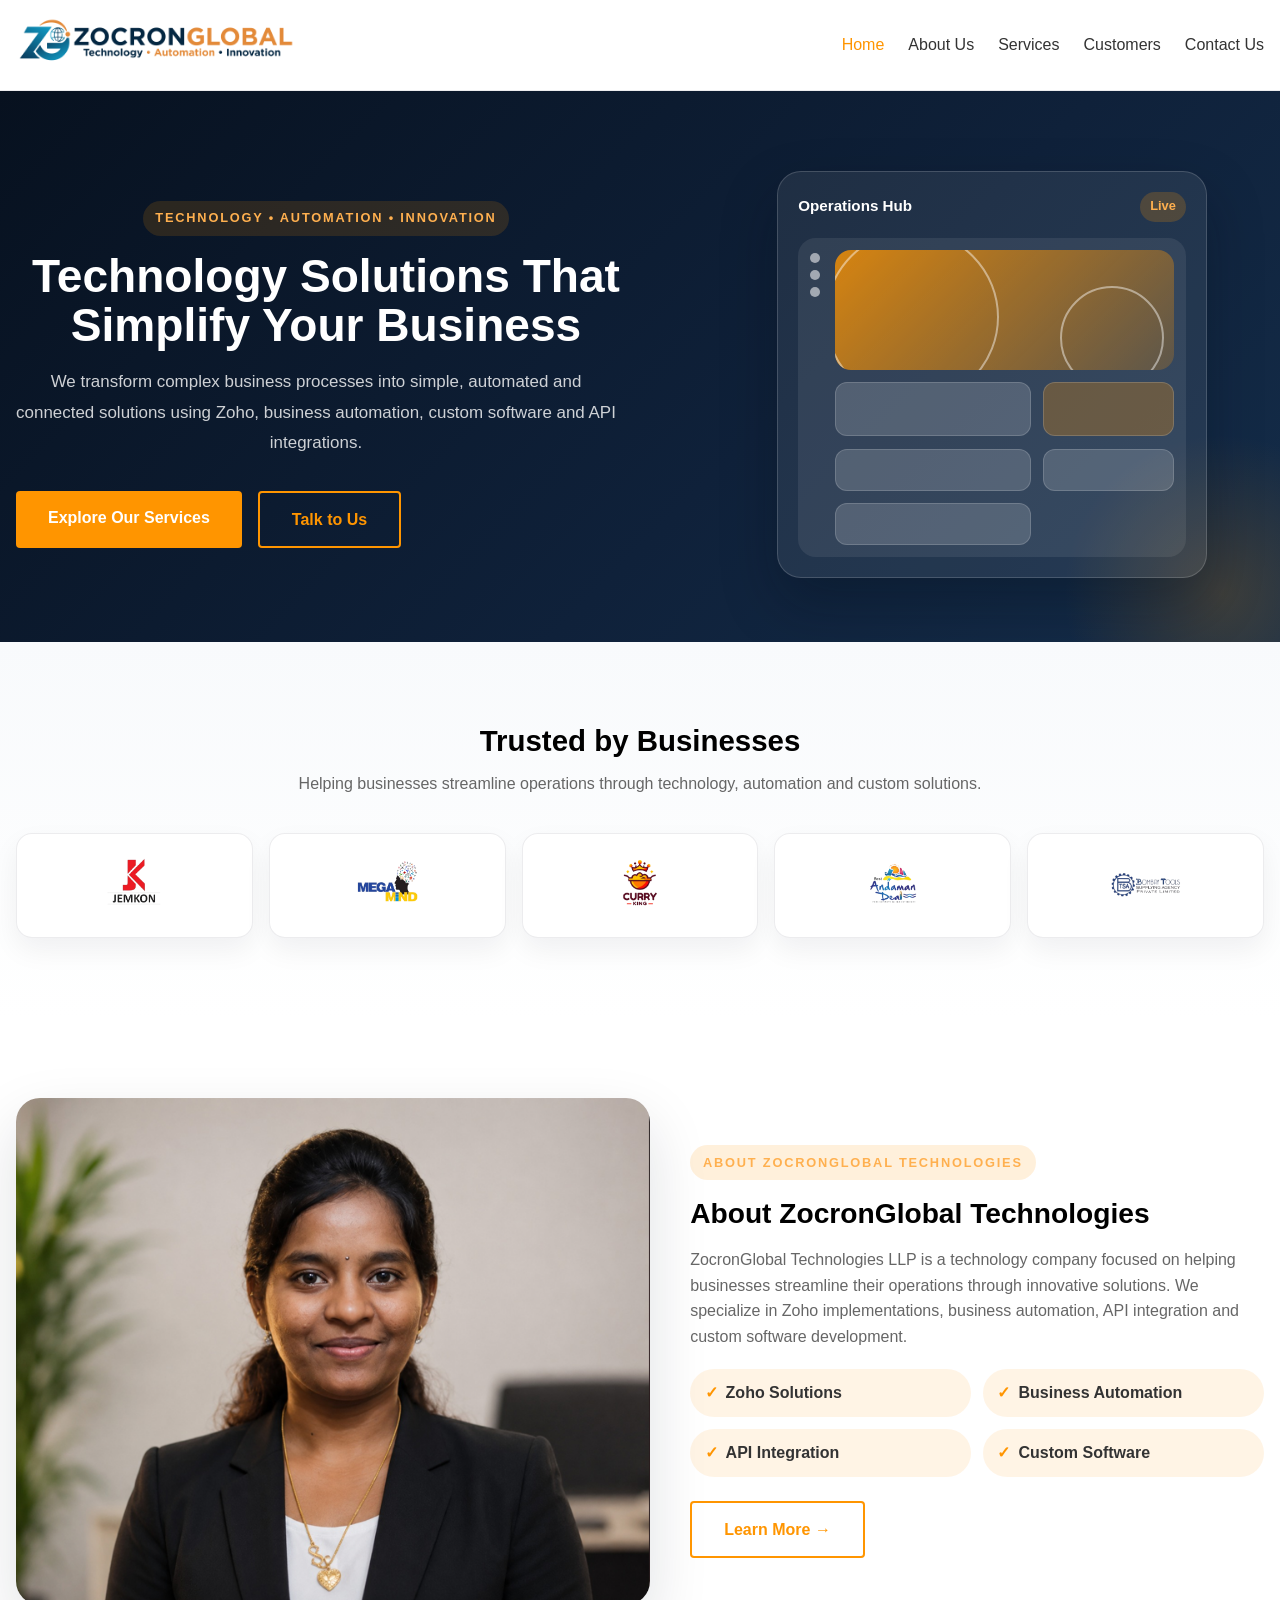
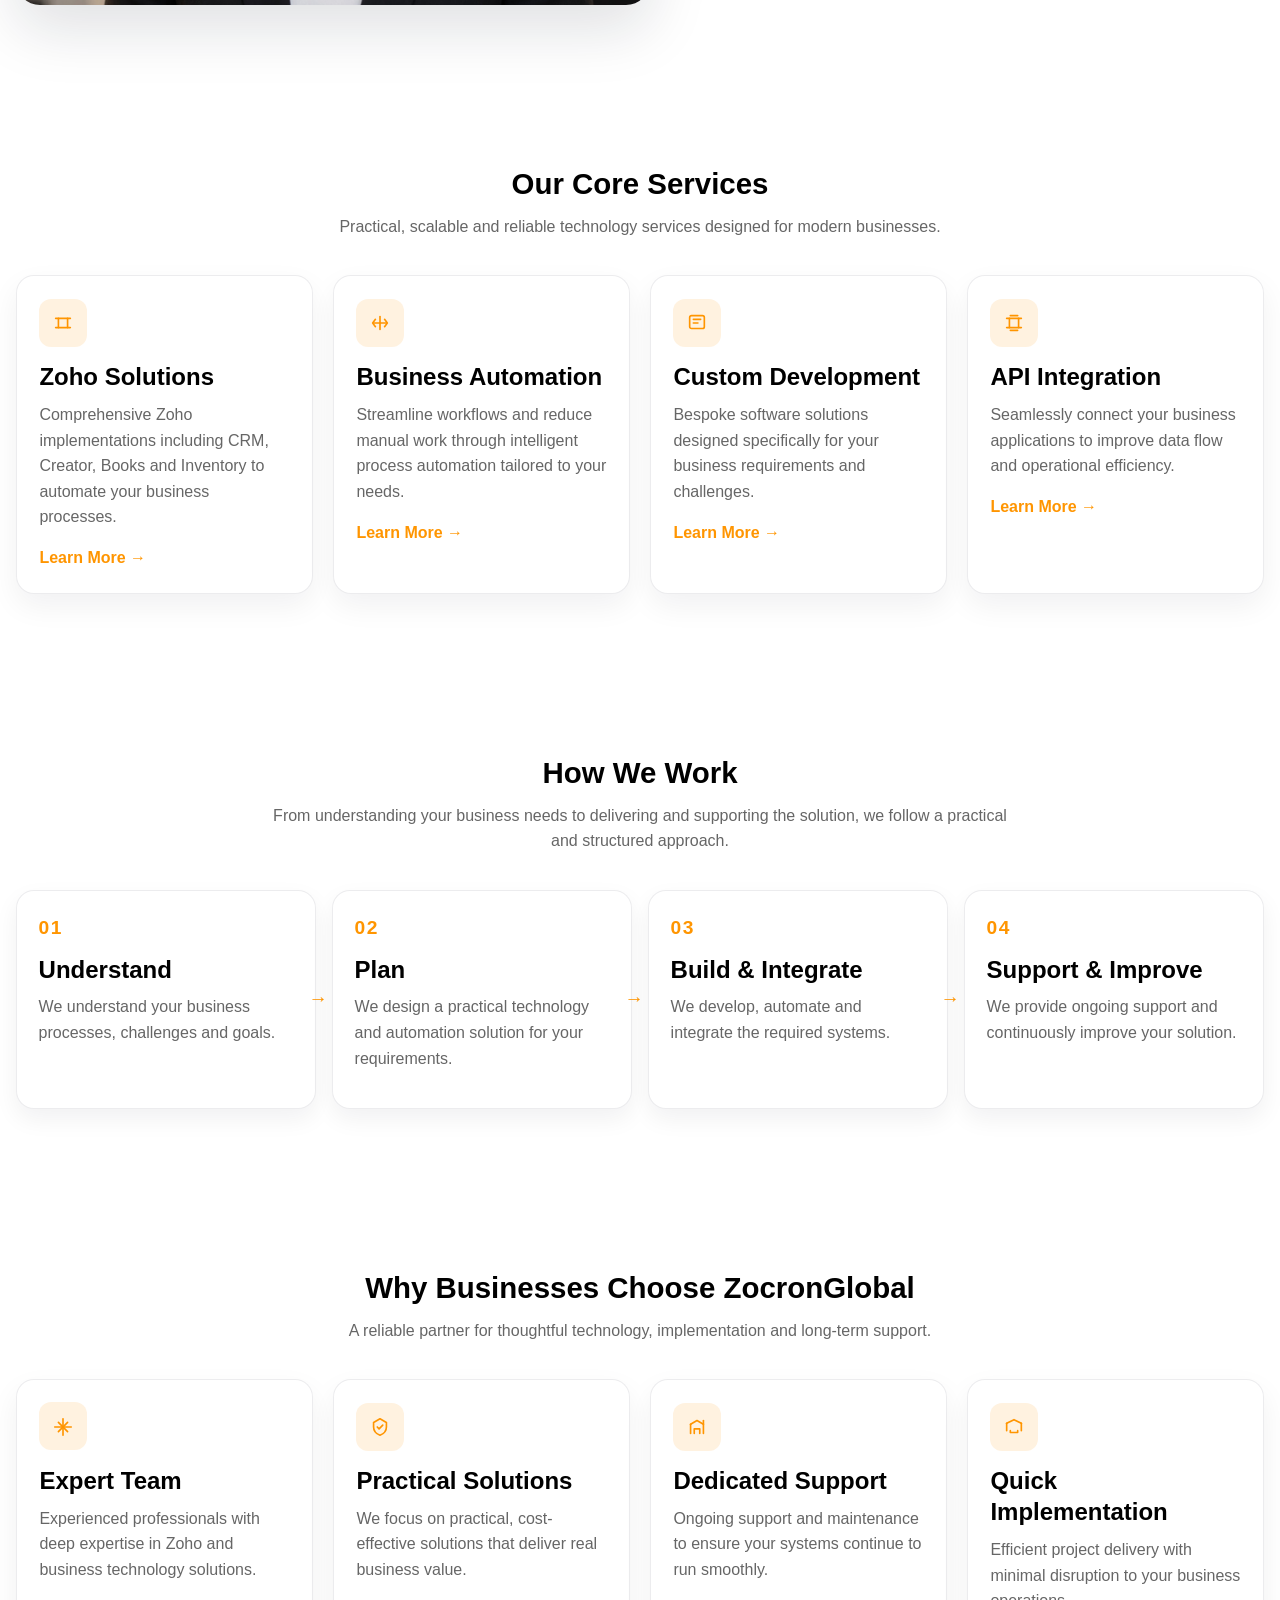
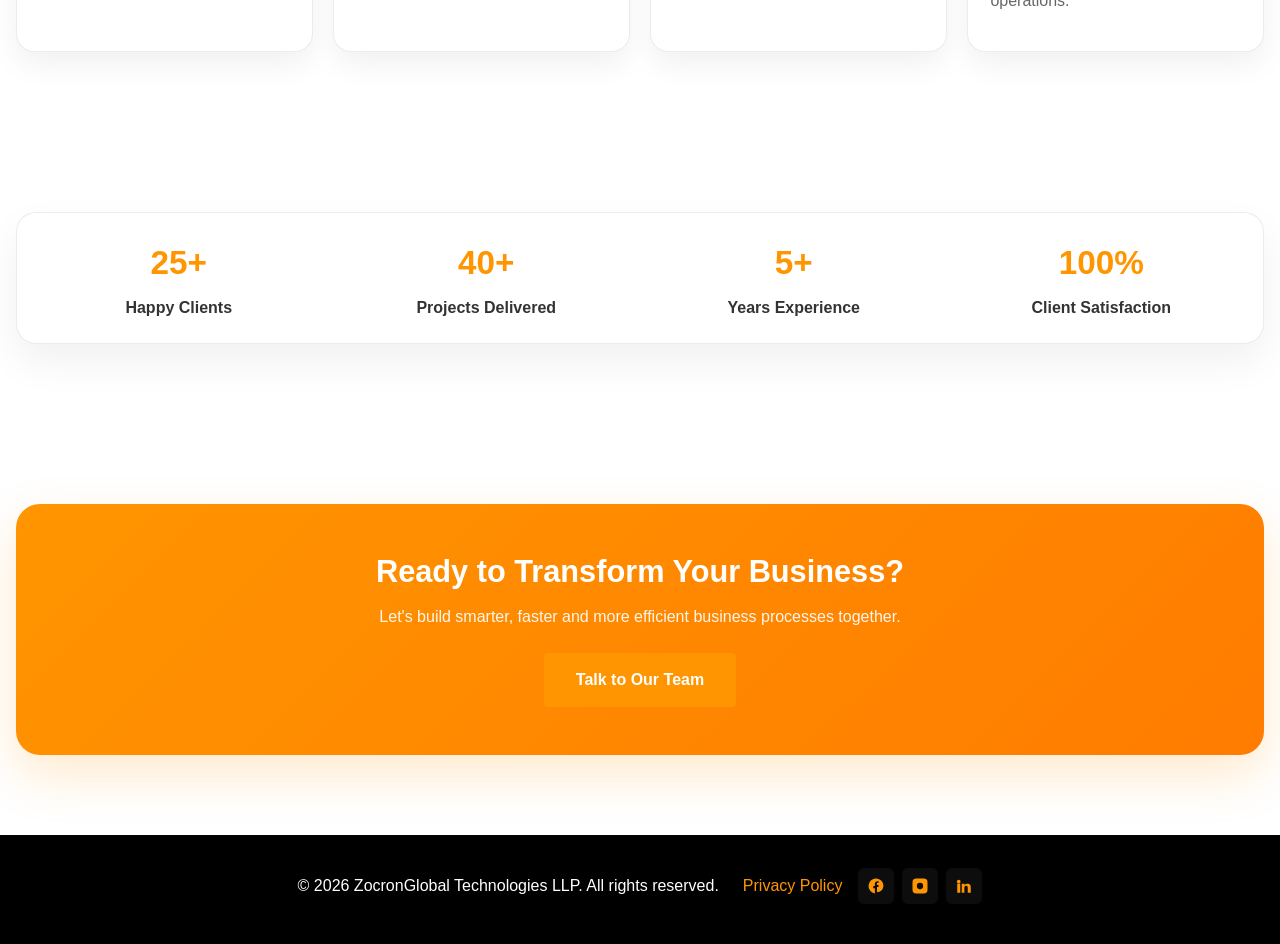
<file: index.html>
<!DOCTYPE html>
<html lang="en">
<head>
    <meta charset="UTF-8">
    <meta name="viewport" content="width=device-width, initial-scale=1.0">
    <title>ZocronGlobal Technologies</title>
    <link rel="icon" type="image/png" href="images/favicon.png">
    <link rel="stylesheet" href="css/style.css">
    <link rel="stylesheet" href="css/components.css">
    <link href="https://unpkg.com/aos@3.0.0-beta.6/dist/aos.css" rel="stylesheet">
</head>
<body class="home-page">
    <!-- Header Navigation -->
    <header class="header">
        <div class="container">
            <div class="nav-wrapper">
                <div class="logo">
                    <img src="images/logo.png" alt="ZocronGlobal Technologies LLP">
                </div>
                <nav class="nav">
                    <a href="index.html" class="nav-link active">Home</a>
                    <a href="about.html" class="nav-link">About Us</a>
                    <a href="services.html" class="nav-link">Services</a>
                    <a href="customers.html" class="nav-link">Customers</a>
                    <a href="contact.html" class="nav-link">Contact Us</a>
                </nav>
            </div>
        </div>
    </header>

    <main>
        <section class="hero home-hero">
            <div class="container">
                <div class="home-hero-layout">
                    <div class="home-hero-content" data-aos="fade-up">
                        <span class="home-eyebrow">Technology • Automation • Innovation</span>
                        <h1 class="hero-headline">Technology Solutions That Simplify Your Business</h1>
                        <p class="hero-subheadline">We transform complex business processes into simple, automated and connected solutions using Zoho, business automation, custom software and API integrations.</p>
                        <div class="hero-buttons home-hero-buttons">
                            <a href="services.html" class="btn btn-primary">Explore Our Services</a>
                            <a href="contact.html" class="btn btn-secondary">Talk to Us</a>
                        </div>
                    </div>
                    <div class="home-hero-visual" data-aos="fade-up" data-aos-delay="100">
                        <div class="home-visual-card">
                            <div class="home-visual-top">
                                <span>Operations Hub</span>
                                <span class="home-visual-pill">Live</span>
                            </div>
                            <div class="home-visual-panel">
                                <div class="home-visual-sidebar">
                                    <div class="home-visual-dot"></div>
                                    <div class="home-visual-dot"></div>
                                    <div class="home-visual-dot"></div>
                                </div>
                                <div class="home-visual-main">
                                    <div class="home-visual-chart"></div>
                                    <div class="home-visual-row">
                                        <div class="home-visual-box"></div>
                                        <div class="home-visual-box home-visual-box-accent"></div>
                                    </div>
                                    <div class="home-visual-row">
                                        <div class="home-visual-box home-visual-box-small"></div>
                                        <div class="home-visual-box home-visual-box-small"></div>
                                        <div class="home-visual-box home-visual-box-small"></div>
                                    </div>
                                </div>
                            </div>
                        </div>
                    </div>
                </div>
            </div>
        </section>

        <section class="home-trusted">
            <div class="container">
                <div class="home-section-heading" data-aos="fade-up">
                    <h2>Trusted by Businesses</h2>
                    <p>Helping businesses streamline operations through technology, automation and custom solutions.</p>
                </div>
                <div class="home-logos" data-aos="fade-up" data-aos-delay="50">
                    <div class="home-logo-card"><img src="images/avatars/client1.png" alt="Client logo 1" loading="lazy"></div>
                    <div class="home-logo-card"><img src="images/avatars/client2.png" alt="Client logo 2" loading="lazy"></div>
                    <div class="home-logo-card"><img src="images/avatars/client3.png" alt="Client logo 3" loading="lazy"></div>
                    <div class="home-logo-card"><img src="images/avatars/client4.png" alt="Client logo 4" loading="lazy"></div>
                    <div class="home-logo-card"><img src="images/avatars/client5.png" alt="Client logo 5" loading="lazy"></div>
                </div>
            </div>
        </section>

        <section class="home-about">
            <div class="container home-about-grid">
                <div class="home-about-media" data-aos="fade-right">
                    <img src="images/founder-rabija.png" alt="Technology consulting and automation team" loading="lazy">
                </div>
                <div class="home-about-content" data-aos="fade-left">
                    <span class="home-eyebrow">About ZocronGlobal Technologies</span>
                    <h2>About ZocronGlobal Technologies</h2>
                    <p>ZocronGlobal Technologies LLP is a technology company focused on helping businesses streamline their operations through innovative solutions. We specialize in Zoho implementations, business automation, API integration and custom software development.</p>
                    <ul class="home-highlights">
                        <li>Zoho Solutions</li>
                        <li>Business Automation</li>
                        <li>API Integration</li>
                        <li>Custom Software</li>
                    </ul>
                    <a href="about.html" class="btn btn-secondary">Learn More →</a>
                </div>
            </div>
        </section>

        <section class="home-services">
            <div class="container">
                <div class="home-section-heading" data-aos="fade-up">
                    <h2>Our Core Services</h2>
                    <p>Practical, scalable and reliable technology services designed for modern businesses.</p>
                </div>
                <div class="home-services-grid" data-aos="fade-up" data-aos-delay="50">
                    <article class="home-service-card">
                        <div class="home-service-icon">
                            <svg viewBox="0 0 24 24" fill="none" stroke="currentColor" stroke-width="1.8" stroke-linecap="round" stroke-linejoin="round"><path d="M4 7h16"></path><path d="M7 7v10"></path><path d="M17 7v10"></path><path d="M4 17h16"></path></svg>
                        </div>
                        <h3>Zoho Solutions</h3>
                        <p>Comprehensive Zoho implementations including CRM, Creator, Books and Inventory to automate your business processes.</p>
                        <a href="services.html">Learn More →</a>
                    </article>
                    <article class="home-service-card">
                        <div class="home-service-icon">
                            <svg viewBox="0 0 24 24" fill="none" stroke="currentColor" stroke-width="1.8" stroke-linecap="round" stroke-linejoin="round"><path d="M5 12h14"></path><path d="M12 5v14"></path><path d="M7 8l-3 4 3 4"></path><path d="M17 8l3 4-3 4"></path></svg>
                        </div>
                        <h3>Business Automation</h3>
                        <p>Streamline workflows and reduce manual work through intelligent process automation tailored to your needs.</p>
                        <a href="services.html">Learn More →</a>
                    </article>
                    <article class="home-service-card">
                        <div class="home-service-icon">
                            <svg viewBox="0 0 24 24" fill="none" stroke="currentColor" stroke-width="1.8" stroke-linecap="round" stroke-linejoin="round"><path d="M6 4h12a2 2 0 0 1 2 2v10a2 2 0 0 1-2 2H6a2 2 0 0 1-2-2V6a2 2 0 0 1 2-2Z"></path><path d="M8 8h8"></path><path d="M8 12h5"></path></svg>
                        </div>
                        <h3>Custom Development</h3>
                        <p>Bespoke software solutions designed specifically for your business requirements and challenges.</p>
                        <a href="services.html">Learn More →</a>
                    </article>
                    <article class="home-service-card">
                        <div class="home-service-icon">
                            <svg viewBox="0 0 24 24" fill="none" stroke="currentColor" stroke-width="1.8" stroke-linecap="round" stroke-linejoin="round"><path d="M4 7h16"></path><path d="M7 7v10"></path><path d="M17 7v10"></path><path d="M4 17h16"></path><path d="M8 4h8"></path><path d="M8 20h8"></path></svg>
                        </div>
                        <h3>API Integration</h3>
                        <p>Seamlessly connect your business applications to improve data flow and operational efficiency.</p>
                        <a href="services.html">Learn More →</a>
                    </article>
                </div>
            </div>
        </section>

        <section class="home-process">
            <div class="container">
                <div class="home-section-heading" data-aos="fade-up">
                    <h2>How We Work</h2>
                    <p>From understanding your business needs to delivering and supporting the solution, we follow a practical and structured approach.</p>
                </div>
                <div class="home-process-grid" data-aos="fade-up" data-aos-delay="50">
                    <div class="home-process-step">
                        <div class="home-step-number">01</div>
                        <h3>Understand</h3>
                        <p>We understand your business processes, challenges and goals.</p>
                    </div>
                    <div class="home-process-step">
                        <div class="home-step-number">02</div>
                        <h3>Plan</h3>
                        <p>We design a practical technology and automation solution for your requirements.</p>
                    </div>
                    <div class="home-process-step">
                        <div class="home-step-number">03</div>
                        <h3>Build &amp; Integrate</h3>
                        <p>We develop, automate and integrate the required systems.</p>
                    </div>
                    <div class="home-process-step">
                        <div class="home-step-number">04</div>
                        <h3>Support &amp; Improve</h3>
                        <p>We provide ongoing support and continuously improve your solution.</p>
                    </div>
                </div>
            </div>
        </section>

        <section class="home-why">
            <div class="container">
                <div class="home-section-heading" data-aos="fade-up">
                    <h2>Why Businesses Choose ZocronGlobal</h2>
                    <p>A reliable partner for thoughtful technology, implementation and long-term support.</p>
                </div>
                <div class="home-why-grid" data-aos="fade-up" data-aos-delay="50">
                    <article class="home-why-card">
                        <div class="home-service-icon">
                            <svg viewBox="0 0 24 24" fill="none" stroke="currentColor" stroke-width="1.8" stroke-linecap="round" stroke-linejoin="round"><path d="M12 3v18"></path><path d="M3 12h18"></path><path d="M7 7l10 10"></path><path d="M17 7L7 17"></path></svg>
                        </div>
                        <h3>Expert Team</h3>
                        <p>Experienced professionals with deep expertise in Zoho and business technology solutions.</p>
                    </article>
                    <article class="home-why-card">
                        <div class="home-service-icon">
                            <svg viewBox="0 0 24 24" fill="none" stroke="currentColor" stroke-width="1.8" stroke-linecap="round" stroke-linejoin="round"><path d="M12 3l7 4v5c0 4.5-3 7.5-7 9-4-1.5-7-4.5-7-9V7l7-4Z"></path><path d="M9 12l2 2 4-4"></path></svg>
                        </div>
                        <h3>Practical Solutions</h3>
                        <p>We focus on practical, cost-effective solutions that deliver real business value.</p>
                    </article>
                    <article class="home-why-card">
                        <div class="home-service-icon">
                            <svg viewBox="0 0 24 24" fill="none" stroke="currentColor" stroke-width="1.8" stroke-linecap="round" stroke-linejoin="round"><path d="M5 19V9"></path><path d="M19 19V5"></path><path d="M5 9l7-4 7 4"></path><path d="M9 19v-5h6v5"></path></svg>
                        </div>
                        <h3>Dedicated Support</h3>
                        <p>Ongoing support and maintenance to ensure your systems continue to run smoothly.</p>
                    </article>
                    <article class="home-why-card">
                        <div class="home-service-icon">
                            <svg viewBox="0 0 24 24" fill="none" stroke="currentColor" stroke-width="1.8" stroke-linecap="round" stroke-linejoin="round"><path d="M4 16V8"></path><path d="M20 16V8"></path><path d="M4 8l8-4 8 4"></path><path d="M8 16v2h8v-2"></path></svg>
                        </div>
                        <h3>Quick Implementation</h3>
                        <p>Efficient project delivery with minimal disruption to your business operations.</p>
                    </article>
                </div>
            </div>
        </section>

        <section class="home-stats">
            <div class="container">
                <div class="home-stats-strip" data-aos="fade-up">
                    <div class="home-stat">
                        <strong>25+</strong>
                        <span>Happy Clients</span>
                    </div>
                    <div class="home-stat">
                        <strong>40+</strong>
                        <span>Projects Delivered</span>
                    </div>
                    <div class="home-stat">
                        <strong>5+</strong>
                        <span>Years Experience</span>
                    </div>
                    <div class="home-stat">
                        <strong>100%</strong>
                        <span>Client Satisfaction</span>
                    </div>
                </div>
            </div>
        </section>

        <section class="home-cta">
            <div class="container">
                <div class="home-cta-box" data-aos="fade-up">
                    <h2>Ready to Transform Your Business?</h2>
                    <p>Let's build smarter, faster and more efficient business processes together.</p>
                    <a href="contact.html" class="btn btn-primary">Talk to Our Team</a>
                </div>
            </div>
        </section>
    </main>

    <!-- Footer -->
    <footer class="footer">
        <div class="container">
            <div class="footer-content">
                <p>&copy; 2026 ZocronGlobal Technologies LLP. All rights reserved.</p>
                <div class="footer-links">
                    <a href="privacy.html">Privacy Policy</a>
                    <div class="social-links">
                        <a href="https://facebook.example.com" class="social-link" target="_blank" rel="noopener noreferrer" aria-label="Facebook">
                            <svg viewBox="0 0 24 24" fill="currentColor" xmlns="http://www.w3.org/2000/svg"><path d="M22 12a10 10 0 10-11.5 9.9v-7h-2.2v-2.9h2.2V9.1c0-2.2 1.3-3.4 3.3-3.4.9 0 1.8.1 1.8.1v2h-1c-1 0-1.3.6-1.3 1.2v1.5h2.3l-.4 2.9h-1.9v7A10 10 0 0022 12z"/></svg>
                        </a>
                        <a href="https://www.instagram.com/zocronglobal/" class="social-link" target="_blank" rel="noopener noreferrer" aria-label="Instagram">
                            <svg viewBox="0 0 24 24" fill="currentColor" xmlns="http://www.w3.org/2000/svg"><path d="M7 2h10a5 5 0 015 5v10a5 5 0 01-5 5H7a5 5 0 01-5-5V7a5 5 0 015-5zm5 5.8a4.2 4.2 0 100 8.4 4.2 4.2 0 000-8.4zm5.2-.9a1.2 1.2 0 11-2.4 0 1.2 1.2 0 012.4 0z"/></svg>
                        </a>
                        <a href="https://www.linkedin.com/company/zocronglobal-technologies/" class="social-link" target="_blank" rel="noopener noreferrer" aria-label="LinkedIn">
                            <svg viewBox="0 0 24 24" fill="currentColor" xmlns="http://www.w3.org/2000/svg"><path d="M4.98 3.5a2.5 2.5 0 11.001 5.001A2.5 2.5 0 014.98 3.5zM3 9h4v12H3zM9 9h3.8v1.7h.1c.5-.9 1.7-1.8 3.5-1.8C20.6 8.9 21 11 21 14.2V21H17v-6.1c0-1.5-.1-3.4-2.1-3.4-2.1 0-2.4 1.6-2.4 3.3V21H9V9z"/></svg>
                        </a>
                    </div>
                </div>
            </div>
        </div>
    </footer>
    <script src="https://unpkg.com/aos@3.0.0-beta.6/dist/aos.js"></script>
    <script src="js/customers.js"></script>
</body>
</html>
</file>
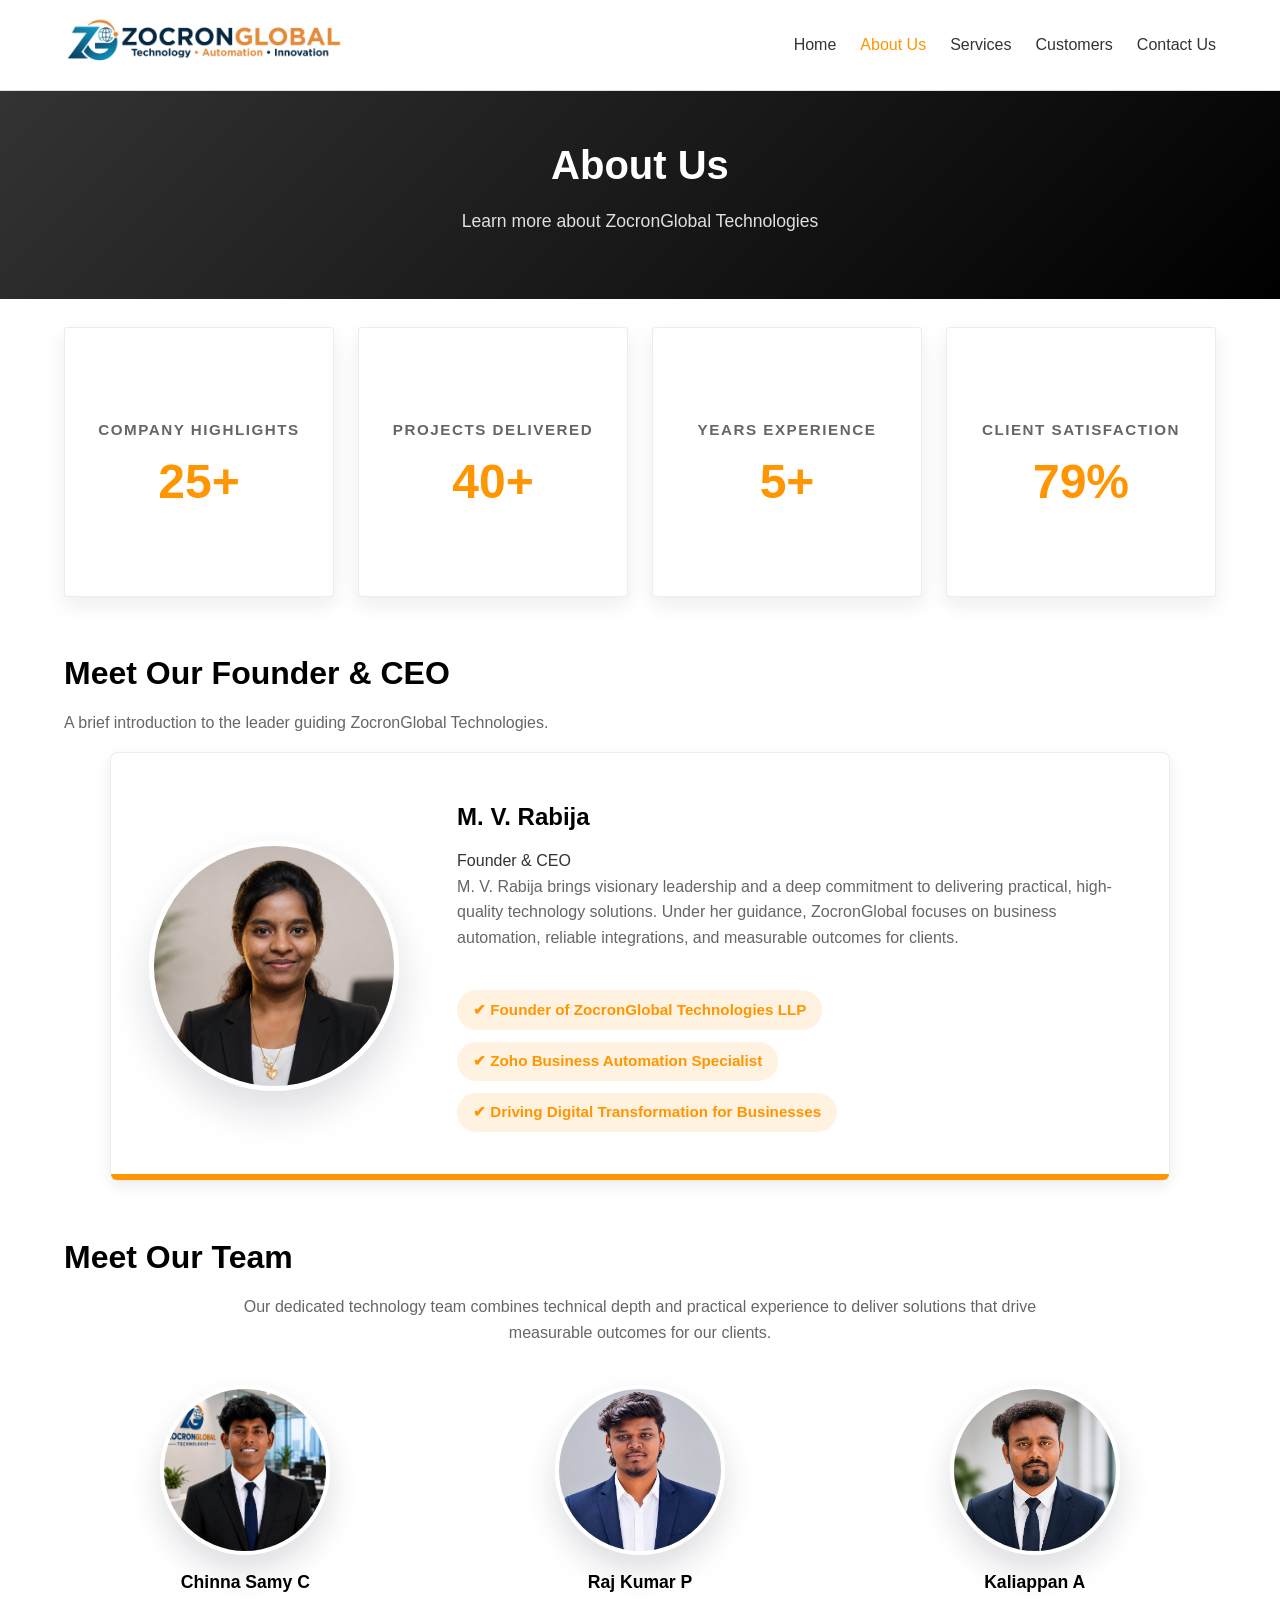
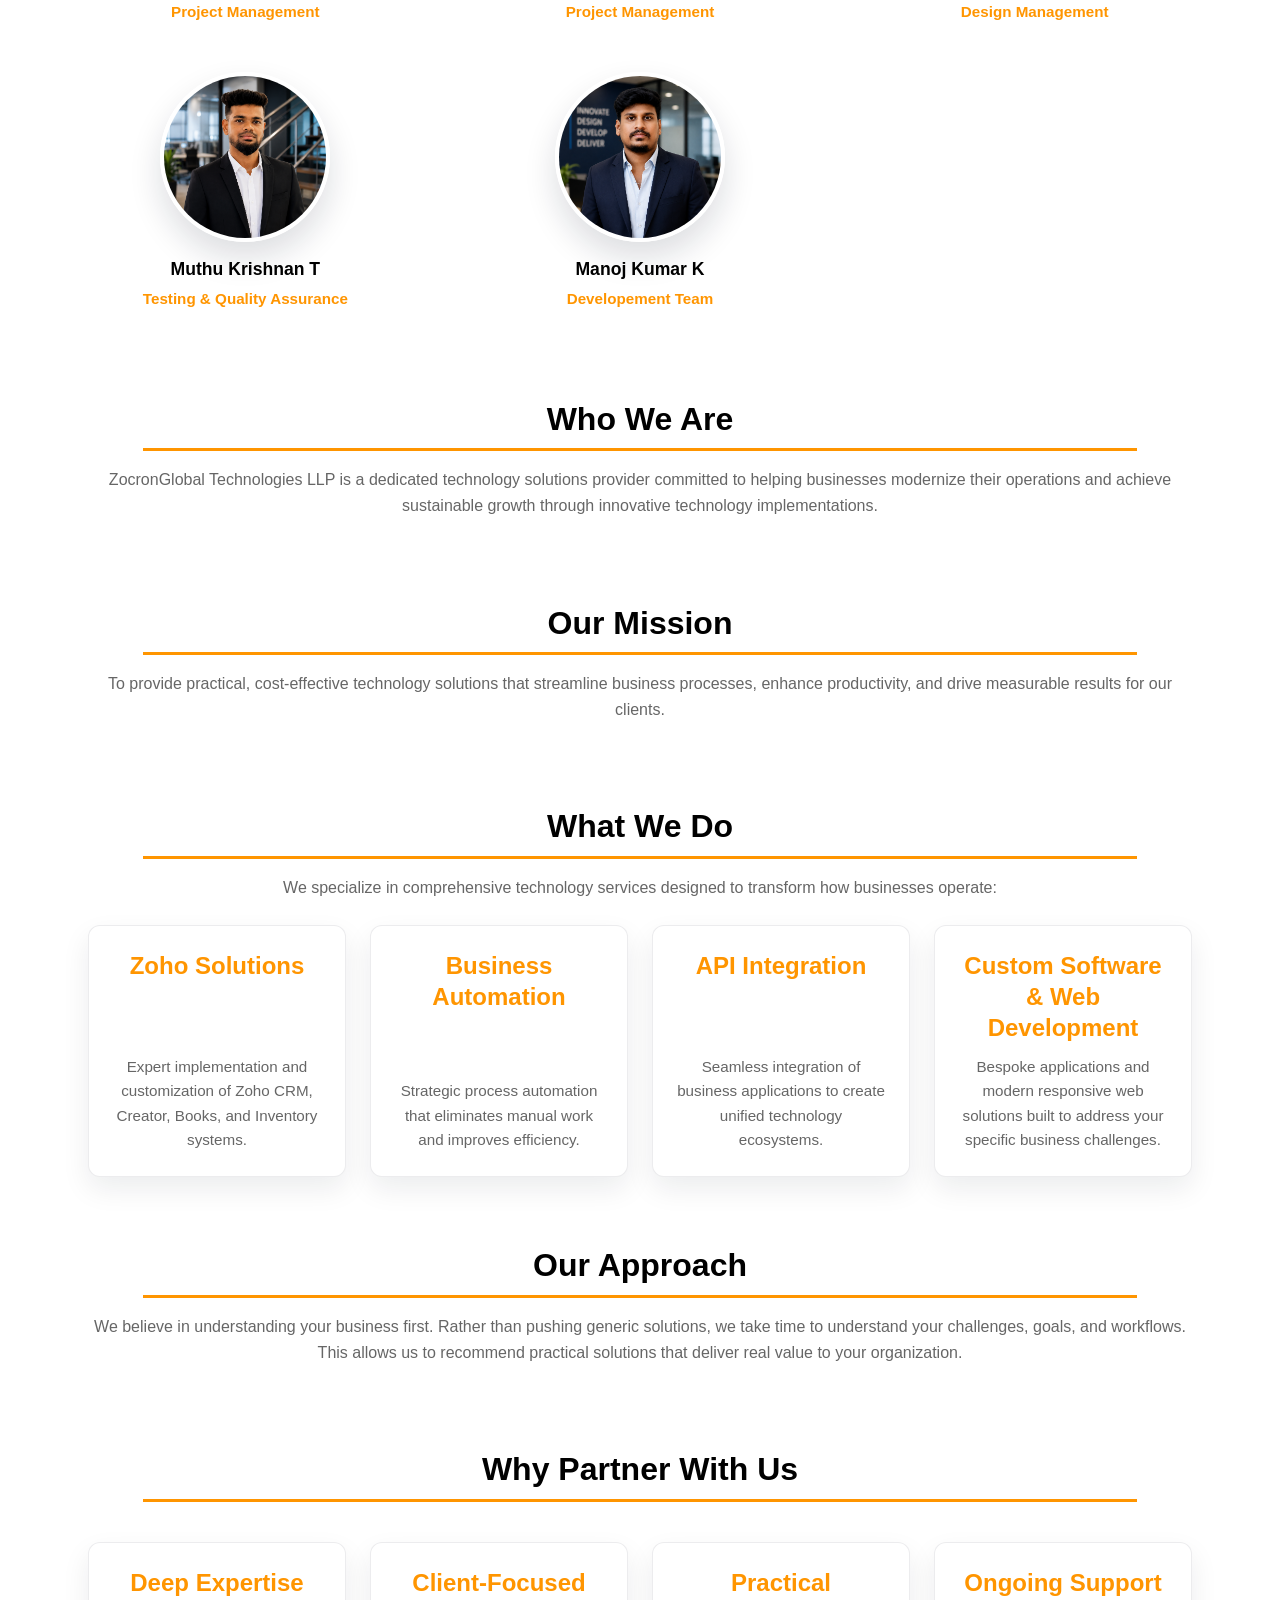
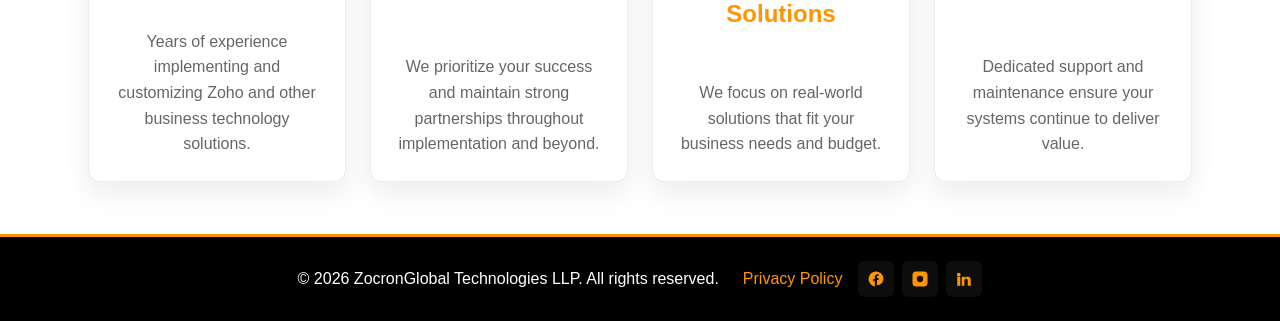
<file: about.html>
<!DOCTYPE html>
<html lang="en">
<head>
    <meta charset="UTF-8">
    <meta name="viewport" content="width=device-width, initial-scale=1.0">
    <title>About Us - ZocronGlobal Technologies</title>
    <link rel="icon" type="image/png" href="images/favicon.png">
    <link rel="stylesheet" href="css/style.css">
    <link rel="stylesheet" href="css/components.css">
    <link href="https://unpkg.com/aos@3.0.0-beta.6/dist/aos.css" rel="stylesheet">
</head>
<body class="about-page">
    <!-- Header Navigation -->
    <header class="header">
        <div class="container">
            <div class="nav-wrapper">
                <div class="logo">
                    <img src="images/logo.png" alt="ZocronGlobal Technologies LLP">
                </div>
                <nav class="nav">
                    <a href="index.html" class="nav-link">Home</a>
                    <a href="about.html" class="nav-link active">About Us</a>
                    <a href="services.html" class="nav-link">Services</a>
                    <a href="customers.html" class="nav-link">Customers</a>
                    <a href="contact.html" class="nav-link">Contact Us</a>
                </nav>
            </div>
        </div>
    </header>

    <!-- Page Header -->
    <section class="page-header" data-aos="fade-up">
        <div class="container">
            <h1>About Us</h1>
            <p>Learn more about ZocronGlobal Technologies</p>
        </div>
    </section>

    <!-- Company Highlights -->
    <section class="stats-section">
        <div class="container">
            <div class="services-grid stats-grid" data-aos="fade-up">
                <div class="stat-card text-center">
                    <div class="stat-title">Company Highlights</div>
                    <div class="stat-value"><span class="counter" data-target="25">0</span>+</div>
                </div>
                <div class="stat-card text-center" data-aos="fade-up" data-aos-delay="100">
                    <div class="stat-title">Projects Delivered</div>
                    <div class="stat-value"><span class="counter" data-target="40">0</span>+</div>
                </div>
                <div class="stat-card text-center" data-aos="fade-up" data-aos-delay="200">
                    <div class="stat-title">Years Experience</div>
                    <div class="stat-value"><span class="counter" data-target="5">0</span>+</div>
                </div>
                <div class="stat-card text-center" data-aos="fade-up" data-aos-delay="300">
                    <div class="stat-title">Client Satisfaction</div>
                    <div class="stat-value"><span class="counter" data-target="100">0</span>%</div>
                </div>
            </div>
        </div>
    </section>

    <!-- Meet Our Founder & CEO -->
    <section class="leadership-section" data-aos="fade-up">
        <div class="container">
            <div data-aos="fade-up">
                <h2>Meet Our Founder &amp; CEO</h2>
                <p class="text-muted">A brief introduction to the leader guiding ZocronGlobal Technologies.</p>
            </div>
            <div class="services-grid leadership-grid" data-aos="fade-up">
                <div class="testimonial-card founder-card" data-aos="fade-up" data-aos-delay="50">
                    <div class="founder-card-inner">
                        <div class="founder-photo-frame">
                            <img src="images/founder-rabija.png" alt="M. V. Rabija" loading="lazy" class="founder-photo">
                        </div>
                        <div class="founder-content">
                            <div>
                                <h3>M. V. Rabija</h3>
                                <div class="testimonial-role">Founder &amp; CEO</div>
                                <p class="text-muted">M. V. Rabija brings visionary leadership and a deep commitment to delivering practical, high-quality technology solutions. Under her guidance, ZocronGlobal focuses on business automation, reliable integrations, and measurable outcomes for clients.</p>
                            </div>
                            <div class="founder-badges">
                                <span class="founder-badge">✔ Founder of ZocronGlobal Technologies LLP</span>
                                <span class="founder-badge">✔ Zoho Business Automation Specialist</span>
                                <span class="founder-badge">✔ Driving Digital Transformation for Businesses</span>
                            </div>
                        </div>
                    </div>
                </div>
            </div>
        </div>
    </section>

    <!-- Meet Our Team -->
    <section class="team-section" data-aos="fade-up">
        <div class="container">
            <div data-aos="fade-up">
                <h2>Meet Our Team</h2>
                <p class="team-description text-muted">Our dedicated technology team combines technical depth and practical experience to deliver solutions that drive measurable outcomes for our clients.</p>
            </div>
            <div class="team-grid" data-aos="fade-up" data-aos-delay="50">
                <div class="team-member">
                    <img src="images/team/person1.png" alt="Person Name" loading="lazy">
                    <h3>Chinna Samy C</h3>
                    <p class="team-role">Project Management</p>
                </div>
                <div class="team-member">
                    <img src="images/team/person2.jpeg" alt="Person Name" loading="lazy">
                    <h3>Raj Kumar P</h3>
                    <p class="team-role">Project Management
                </div>
                <div class="team-member">
                    <img src="images/team/person3.png" alt="Person Name" loading="lazy">
                    <h3>Kaliappan A</h3>
                    <p class="team-role">Design Management
                </div>
                <div class="team-member">
                    <img src="images/team/person4.png" alt="Person Name" loading="lazy">
                    <h3>Muthu Krishnan T</h3>
                    <p class="team-role">Testing & Quality Assurance</p>
                </div>
                <div class="team-member">
                    <img src="images/team/person5.png" alt="Person Name" loading="lazy">
                    <h3>Manoj Kumar K</h3>
                    <p class="team-role">Developement Team</p>
                </div>
            </div>
        </div>
    </section>

    <!-- About Content -->
    <section class="about-content" data-aos="fade-up">
        <div class="container">
            <div class="about-section feature" data-aos="fade-up" data-aos-delay="50">
                <h2>Who We Are</h2>
                <p>ZocronGlobal Technologies LLP is a dedicated technology solutions provider committed to helping businesses modernize their operations and achieve sustainable growth through innovative technology implementations.</p>
            </div>

            <div class="about-section feature" data-aos="fade-up" data-aos-delay="100">
                <h2>Our Mission</h2>
                <p>To provide practical, cost-effective technology solutions that streamline business processes, enhance productivity, and drive measurable results for our clients.</p>
            </div>

            <div class="about-section feature" data-aos="fade-up" data-aos-delay="150">
                <h2>What We Do</h2>
                <p>We specialize in comprehensive technology services designed to transform how businesses operate:</p>
                <div class="service-grid">
                    <div class="service-card">
                        <h3>Zoho Solutions</h3>
                        <p>Expert implementation and customization of Zoho CRM, Creator, Books, and Inventory systems.</p>
                    </div>
                    <div class="service-card">
                        <h3>Business Automation</h3>
                        <p>Strategic process automation that eliminates manual work and improves efficiency.</p>
                    </div>
                    <div class="service-card">
                        <h3>API Integration</h3>
                        <p>Seamless integration of business applications to create unified technology ecosystems.</p>
                    </div>
                    <div class="service-card">
                        <h3>Custom Software & Web Development</h3>
                        <p>Bespoke applications and modern responsive web solutions built to address your specific business challenges.</p>
                    </div>
                </div>
            </div>

            <div class="about-section feature" data-aos="fade-up" data-aos-delay="200">
                <h2>Our Approach</h2>
                <p>We believe in understanding your business first. Rather than pushing generic solutions, we take time to understand your challenges, goals, and workflows. This allows us to recommend practical solutions that deliver real value to your organization.</p>
            </div>

            <div class="about-section feature" data-aos="fade-up" data-aos-delay="250">
                <h2>Why Partner With Us</h2>
                <div class="why-list">
                    <div class="why-item" data-aos="fade-up" data-aos-delay="50">
                        <h3>Deep Expertise</h3>
                        <p>Years of experience implementing and customizing Zoho and other business technology solutions.</p>
                    </div>
                    <div class="why-item" data-aos="fade-up" data-aos-delay="100">
                        <h3>Client-Focused</h3>
                        <p>We prioritize your success and maintain strong partnerships throughout implementation and beyond.</p>
                    </div>
                    <div class="why-item" data-aos="fade-up" data-aos-delay="150">
                        <h3>Practical Solutions</h3>
                        <p>We focus on real-world solutions that fit your business needs and budget.</p>
                    </div>
                    <div class="why-item" data-aos="fade-up" data-aos-delay="200">
                        <h3>Ongoing Support</h3>
                        <p>Dedicated support and maintenance ensure your systems continue to deliver value.</p>
                    </div>
                </div>
            </div>
        </div>
    </section>

    <!-- Footer -->
    <footer class="footer">
        <div class="container">
            <div class="footer-content">
                <p>&copy; 2026 ZocronGlobal Technologies LLP. All rights reserved.</p>
                <div class="footer-links">
                    <a href="privacy.html">Privacy Policy</a>
                    <div class="social-links">
                        <a href="https://facebook.example.com" class="social-link" target="_blank" rel="noopener noreferrer" aria-label="Facebook">
                            <svg viewBox="0 0 24 24" fill="currentColor" xmlns="http://www.w3.org/2000/svg"><path d="M22 12a10 10 0 10-11.5 9.9v-7h-2.2v-2.9h2.2V9.1c0-2.2 1.3-3.4 3.3-3.4.9 0 1.8.1 1.8.1v2h-1c-1 0-1.3.6-1.3 1.2v1.5h2.3l-.4 2.9h-1.9v7A10 10 0 0022 12z"/></svg>
                        </a>
                        <a href="https://www.instagram.com/zocronglobal/" class="social-link" target="_blank" rel="noopener noreferrer" aria-label="Instagram">
                            <svg viewBox="0 0 24 24" fill="currentColor" xmlns="http://www.w3.org/2000/svg"><path d="M7 2h10a5 5 0 015 5v10a5 5 0 01-5 5H7a5 5 0 01-5-5V7a5 5 0 015-5zm5 5.8a4.2 4.2 0 100 8.4 4.2 4.2 0 000-8.4zm5.2-.9a1.2 1.2 0 11-2.4 0 1.2 1.2 0 012.4 0z"/></svg>
                        </a>
                        <a href="https://www.linkedin.com/company/zocronglobal-technologies/" class="social-link" target="_blank" rel="noopener noreferrer" aria-label="LinkedIn">
                            <svg viewBox="0 0 24 24" fill="currentColor" xmlns="http://www.w3.org/2000/svg"><path d="M4.98 3.5a2.5 2.5 0 11.001 5.001A2.5 2.5 0 014.98 3.5zM3 9h4v12H3zM9 9h3.8v1.7h.1c.5-.9 1.7-1.8 3.5-1.8C20.6 8.9 21 11 21 14.2V21H17v-6.1c0-1.5-.1-3.4-2.1-3.4-2.1 0-2.4 1.6-2.4 3.3V21H9V9z"/></svg>
                        </a>
                    </div>
                </div>
            </div>
        </div>
    </footer>
    <script src="https://unpkg.com/aos@3.0.0-beta.6/dist/aos.js"></script>
    <script src="js/customers.js"></script>
</body>
</html>
</file>
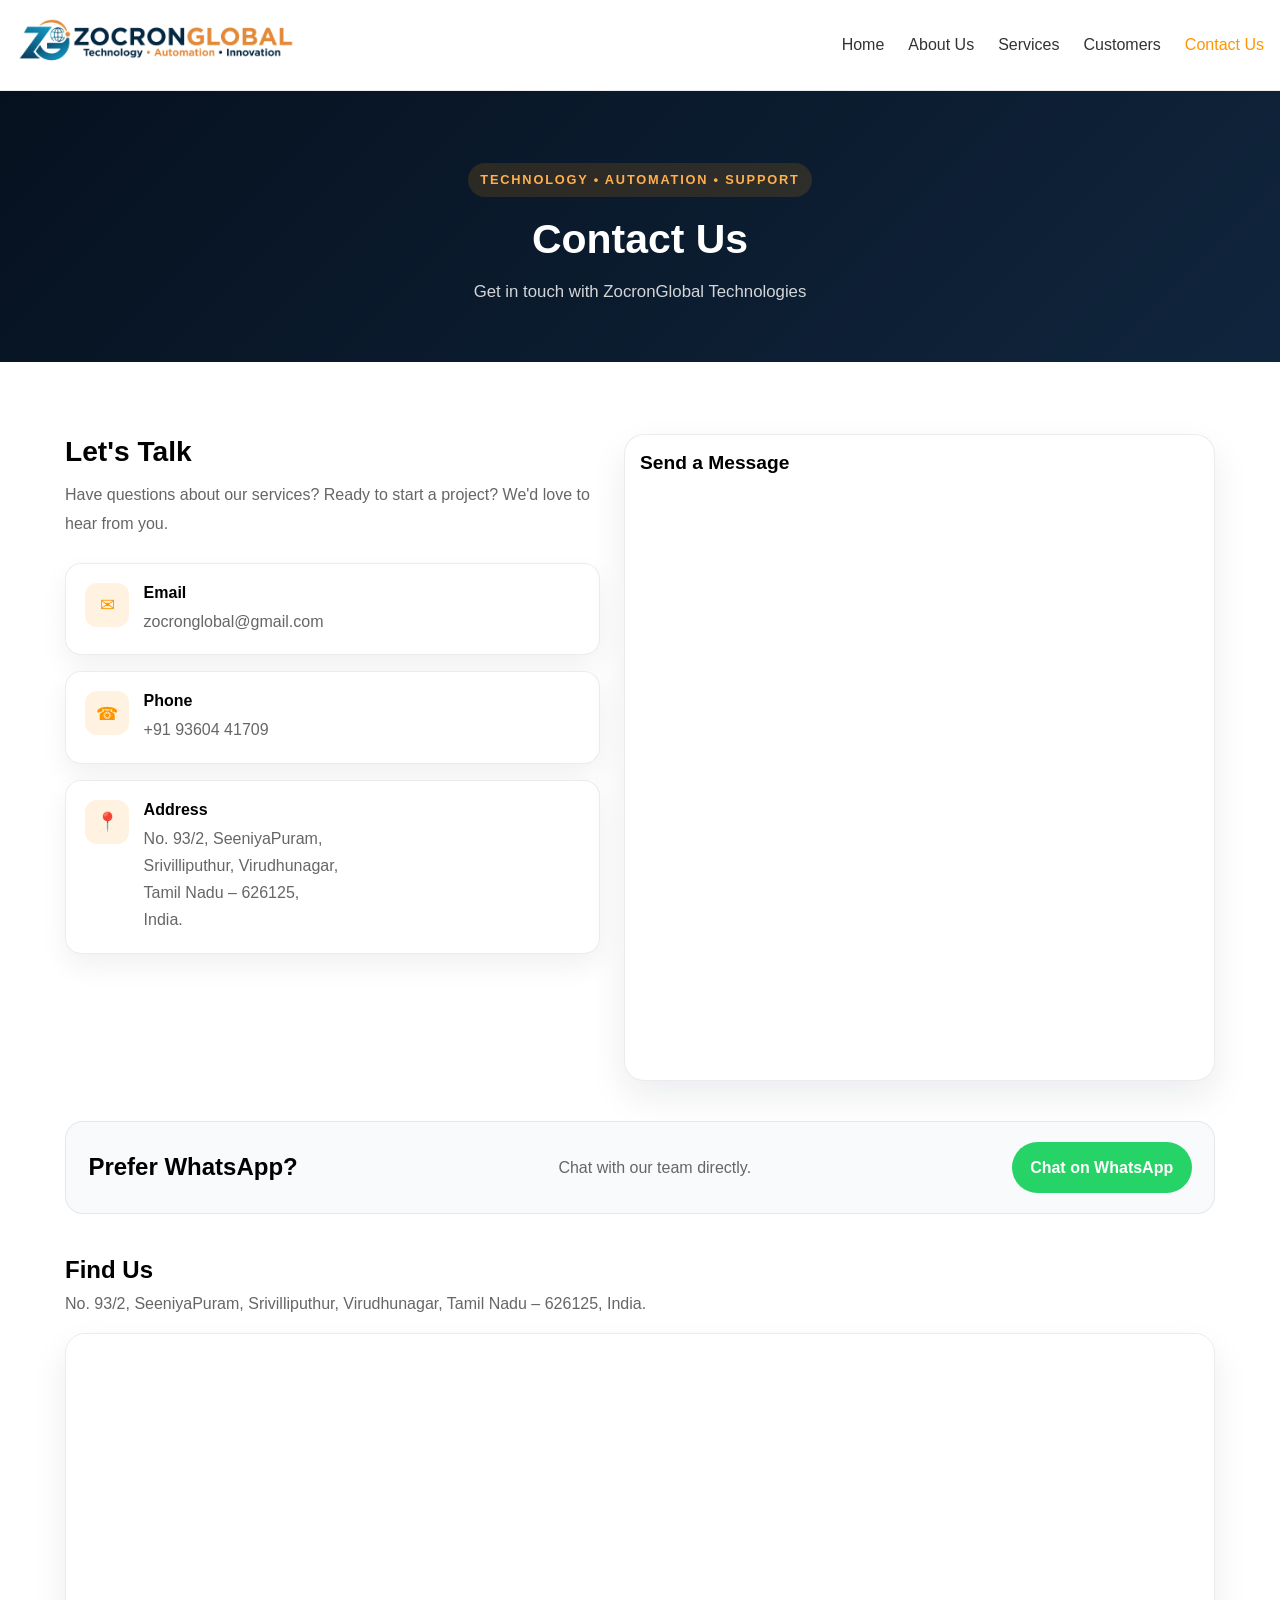
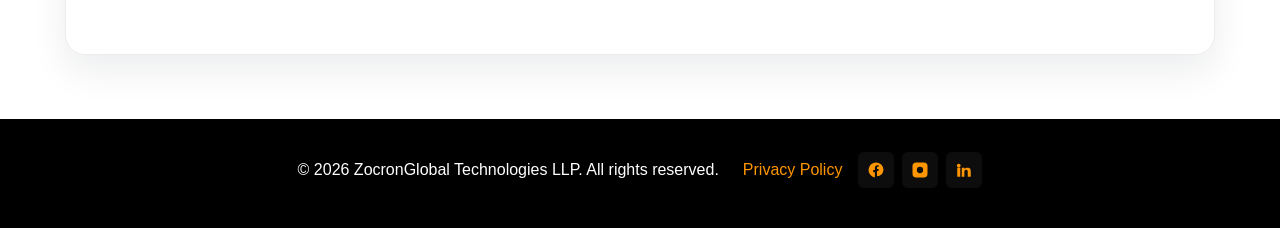
<file: contact.html>
<!DOCTYPE html>
<html lang="en">
<head>
    <meta charset="UTF-8">
    <meta name="viewport" content="width=device-width, initial-scale=1.0">
    <title>Contact Us - ZocronGlobal Technologies</title>
    <link rel="icon" type="image/png" href="images/favicon.png">
    <link rel="stylesheet" href="css/style.css">
    <link rel="stylesheet" href="css/components.css">
    <link href="https://unpkg.com/aos@3.0.0-beta.6/dist/aos.css" rel="stylesheet">
</head>
<body class="contact-page">
    <!-- Header Navigation -->
    <header class="header contact-header">
        <div class="container">
            <div class="nav-wrapper">
                <div class="logo">
                    <img src="images/logo.png" alt="ZocronGlobal Technologies LLP">
                </div>
                <nav class="nav">
                    <a href="index.html" class="nav-link">Home</a>
                    <a href="about.html" class="nav-link">About Us</a>
                    <a href="services.html" class="nav-link">Services</a>
                    <a href="customers.html" class="nav-link">Customers</a>
                    <a href="contact.html" class="nav-link active">Contact Us</a>
                </nav>
            </div>
        </div>
    </header>

    <main>
        <section class="contact-hero" data-aos="fade-up">
            <div class="container">
                <div class="contact-hero-content">
                    <span class="contact-eyebrow">Technology • Automation • Support</span>
                    <h1>Contact Us</h1>
                    <p>Get in touch with ZocronGlobal Technologies</p>
                </div>
            </div>
        </section>

        <section class="contact-section" data-aos="fade-up">
            <div class="container">
                <div class="contact-wrapper">
                    <div class="contact-info" data-aos="fade-up" data-aos-delay="50">
                        <div class="contact-intro-block">
                            <h2>Let's Talk</h2>
                            <p>Have questions about our services? Ready to start a project? We'd love to hear from you.</p>
                        </div>

                        <div class="contact-card" data-aos="fade-up" data-aos-delay="100">
                            <div class="contact-card-icon" aria-hidden="true">✉</div>
                            <div>
                                <h3>Email</h3>
                                <a href="mailto:zocronglobal@gmail.com">zocronglobal@gmail.com</a>
                            </div>
                        </div>

                        <div class="contact-card" data-aos="fade-up" data-aos-delay="150">
                            <div class="contact-card-icon" aria-hidden="true">☎</div>
                            <div>
                                <h3>Phone</h3>
                                <a href="tel:+919360441709">+91 93604 41709</a>
                            </div>
                        </div>

                        <div class="contact-card" data-aos="fade-up" data-aos-delay="200">
                            <div class="contact-card-icon" aria-hidden="true">📍</div>
                            <div>
                                <h3>Address</h3>
                                <p>No. 93/2, SeeniyaPuram,<br>Srivilliputhur, Virudhunagar,<br>Tamil Nadu – 626125,<br>India.</p>
                            </div>
                        </div>
                    </div>

                    <div class="contact-form-wrapper" data-aos="fade-up" data-aos-delay="250">
                        <div class="contact-form-card">
                            <h3>Send a Message</h3>
                            <iframe height='600px' width='100%' frameborder='0' allowTransparency='true' scrolling='auto' src='https://creatorapp.zohopublic.in/zocronglobal_technologies/sales-partnership/form-embed/Contact_Us/AO3Zy5EBs7KHaO7yR4QeaZERB74Rvh2yHBXC7Swn3M68ZrK4Hr8GJaxV9Eus9vCvNDrf1v4yWSbSfA7Oj9gpjkfKUudACaC614Y4'></iframe>
                        </div>
                    </div>
                </div>
            </div>
        </section>

        <section class="contact-whatsapp" data-aos="fade-up">
            <div class="container">
                <div class="contact-whatsapp-box">
                    <h3>Prefer WhatsApp?</h3>
                    <p>Chat with our team directly.</p>
                    <a href="https://wa.me/919360441709" target="_blank" rel="noopener noreferrer" class="contact-whatsapp-btn">Chat on WhatsApp</a>
                </div>
            </div>
        </section>

        <section class="contact-map" data-aos="fade-up">
            <div class="container">
                <div class="contact-map-heading">
                    <h3>Find Us</h3>
                    <p>No. 93/2, SeeniyaPuram, Srivilliputhur, Virudhunagar, Tamil Nadu – 626125, India.</p>
                </div>
                <div class="contact-map-frame">
                    <iframe src="https://www.google.com/maps?q=No.%2093%2F2%20SeeniyaPuram%20Srivilliputhur%20Virudhunagar%20Tamil%20Nadu%20626125%20India&z=14&output=embed" loading="lazy" referrerpolicy="no-referrer-when-downgrade" title="ZocronGlobal location"></iframe>
                </div>
            </div>
        </section>
    </main>

    <!-- Footer -->
    <footer class="footer">
        <div class="container">
            <div class="footer-content">
                <p>&copy; 2026 ZocronGlobal Technologies LLP. All rights reserved.</p>
                <div class="footer-links">
                    <a href="privacy.html">Privacy Policy</a>
                    <div class="social-links">
                        <a href="https://facebook.example.com" class="social-link" target="_blank" rel="noopener noreferrer" aria-label="Facebook">
                            <svg viewBox="0 0 24 24" fill="currentColor" xmlns="http://www.w3.org/2000/svg"><path d="M22 12a10 10 0 10-11.5 9.9v-7h-2.2v-2.9h2.2V9.1c0-2.2 1.3-3.4 3.3-3.4.9 0 1.8.1 1.8.1v2h-1c-1 0-1.3.6-1.3 1.2v1.5h2.3l-.4 2.9h-1.9v7A10 10 0 0022 12z"/></svg>
                        </a>
                        <a href="https://www.instagram.com/zocronglobal/" class="social-link" target="_blank" rel="noopener noreferrer" aria-label="Instagram">
                            <svg viewBox="0 0 24 24" fill="currentColor" xmlns="http://www.w3.org/2000/svg"><path d="M7 2h10a5 5 0 015 5v10a5 5 0 01-5 5H7a5 5 0 01-5-5V7a5 5 0 015-5zm5 5.8a4.2 4.2 0 100 8.4 4.2 4.2 0 000-8.4zm5.2-.9a1.2 1.2 0 11-2.4 0 1.2 1.2 0 012.4 0z"/></svg>
                        </a>
                        <a href="https://www.linkedin.com/company/zocronglobal-technologies/" class="social-link" target="_blank" rel="noopener noreferrer" aria-label="LinkedIn">
                            <svg viewBox="0 0 24 24" fill="currentColor" xmlns="http://www.w3.org/2000/svg"><path d="M4.98 3.5a2.5 2.5 0 11.001 5.001A2.5 2.5 0 014.98 3.5zM3 9h4v12H3zM9 9h3.8v1.7h.1c.5-.9 1.7-1.8 3.5-1.8C20.6 8.9 21 11 21 14.2V21H17v-6.1c0-1.5-.1-3.4-2.1-3.4-2.1 0-2.4 1.6-2.4 3.3V21H9V9z"/></svg>
                        </a>
                    </div>
                </div>
            </div>
        </div>
    </footer>
    <script src="https://unpkg.com/aos@3.0.0-beta.6/dist/aos.js"></script>
    <script src="js/customers.js"></script>
</body>
</html>
</file>
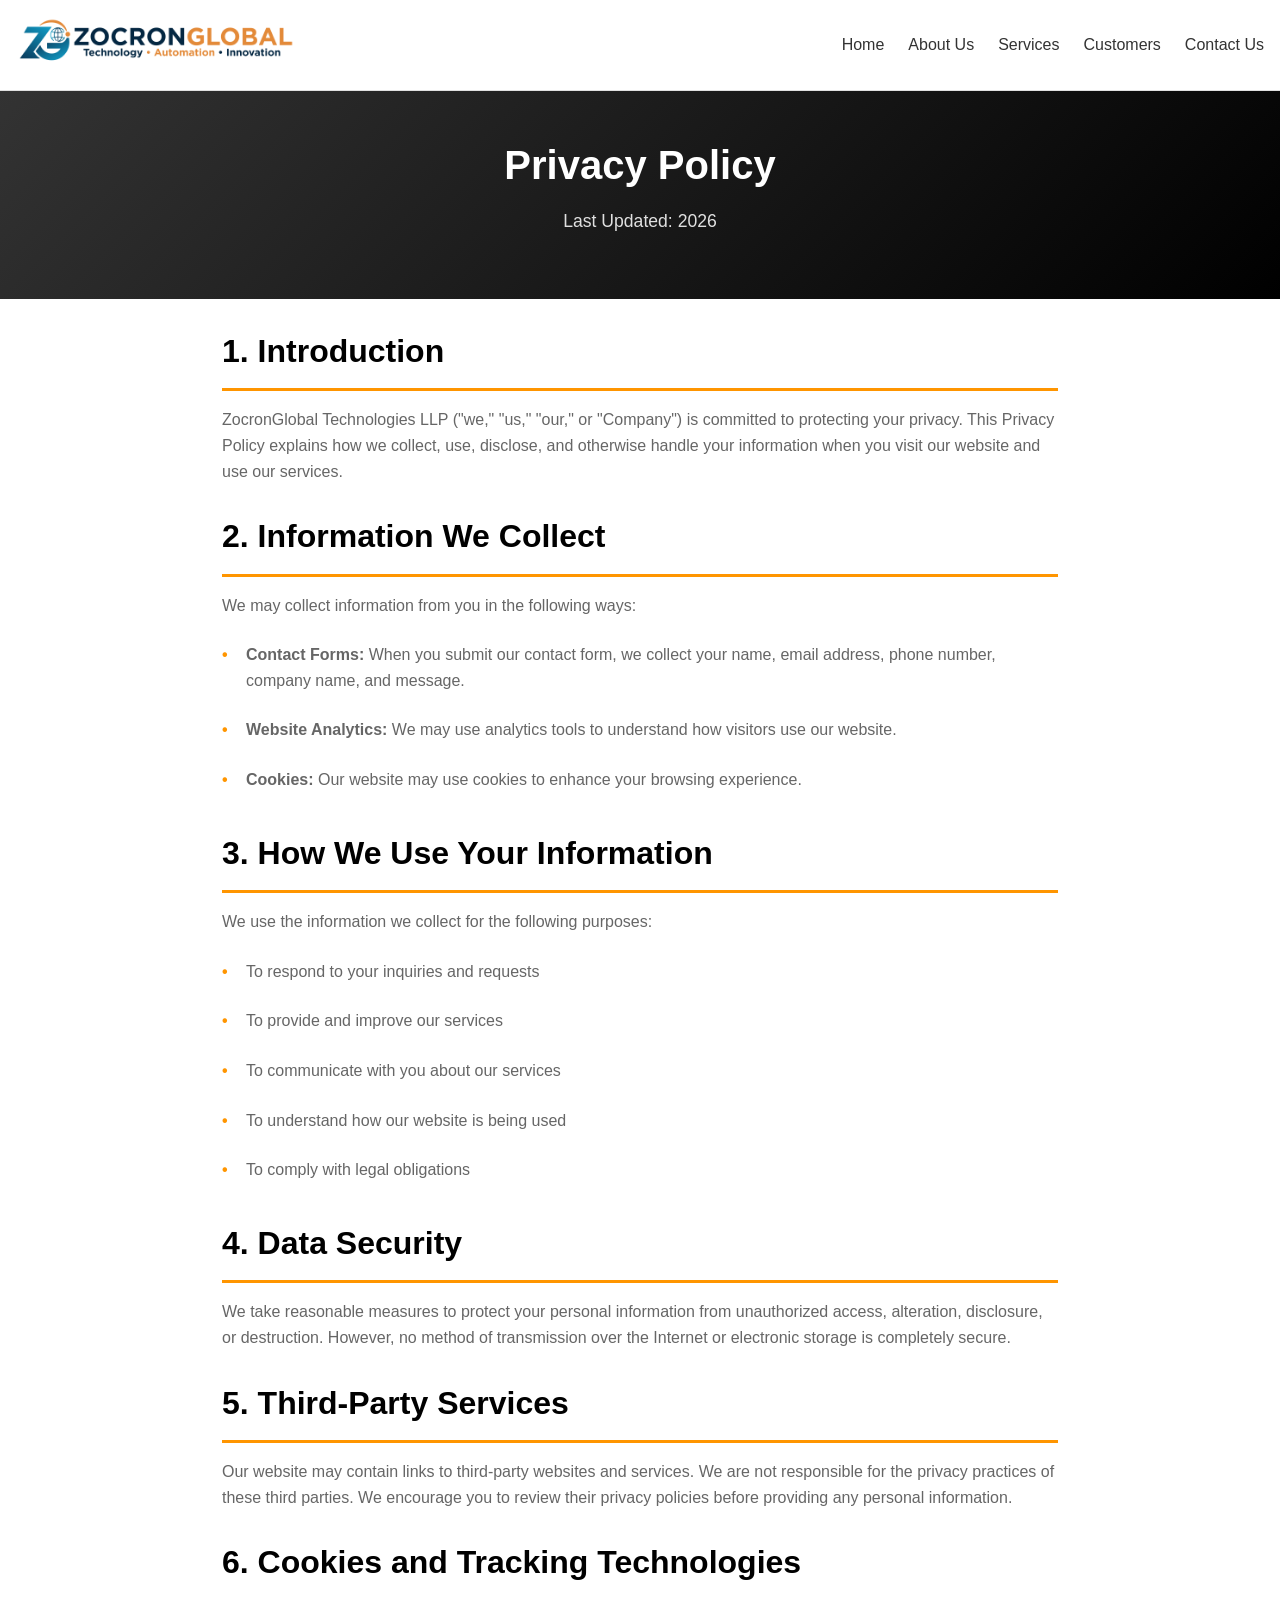
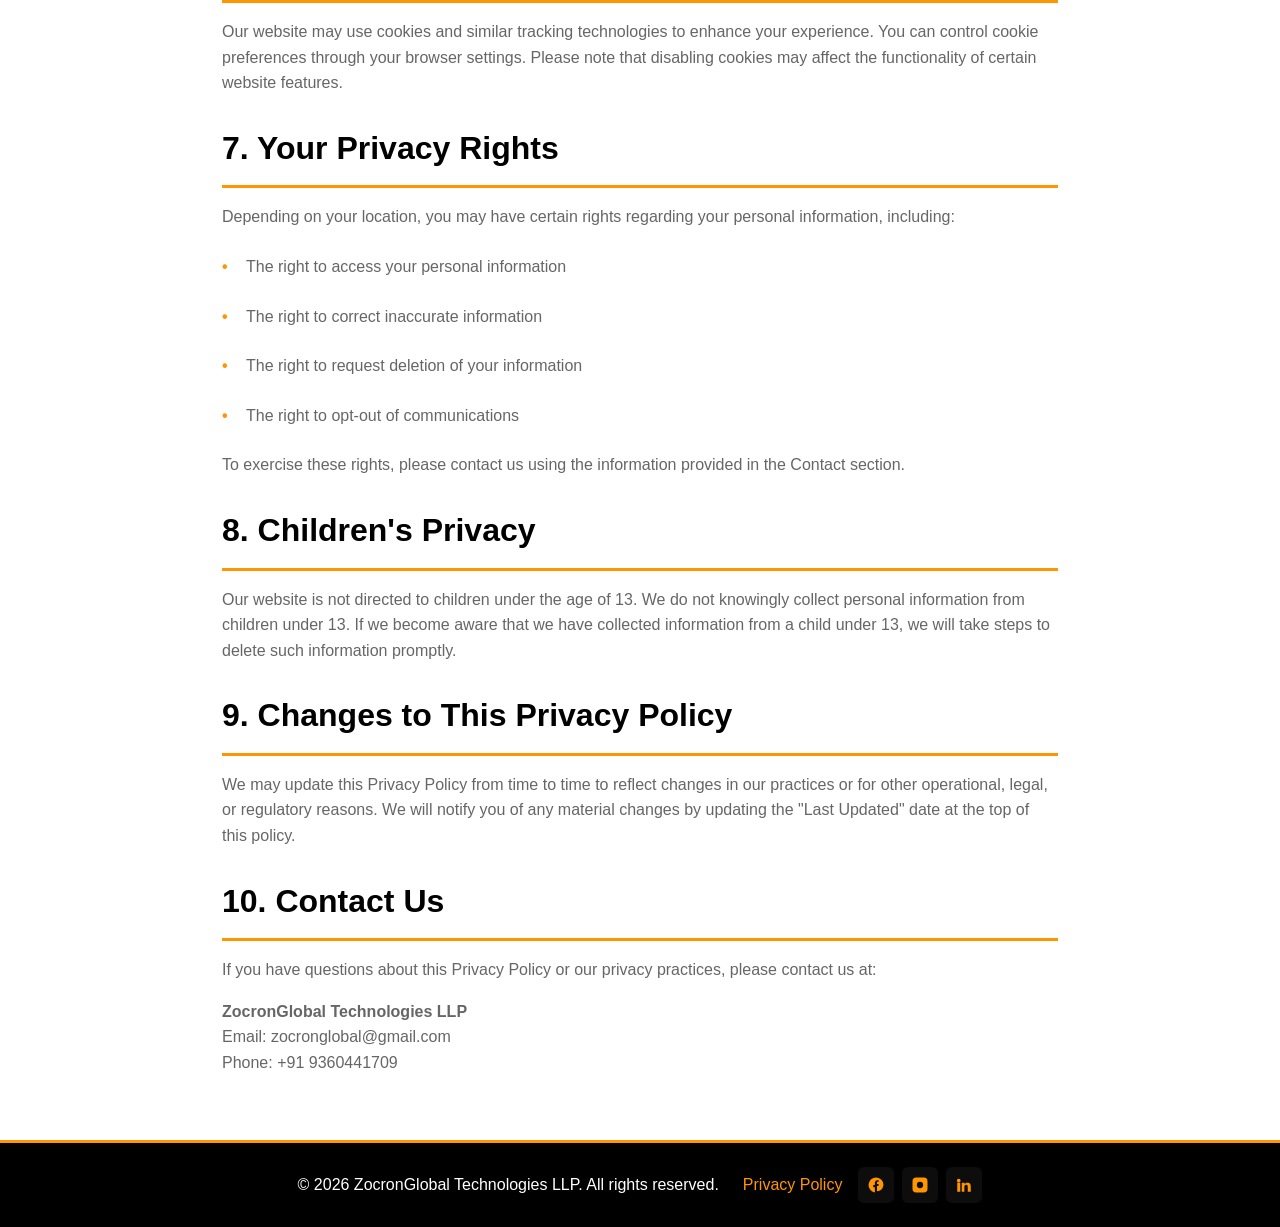
<file: privacy.html>
<!DOCTYPE html>
<html lang="en">
<head>
    <meta charset="UTF-8">
    <meta name="viewport" content="width=device-width, initial-scale=1.0">
    <title>Privacy Policy - ZocronGlobal Technologies</title>
    <link rel="icon" type="image/png" href="images/favicon.png">
    <link rel="stylesheet" href="css/style.css">
    <link rel="stylesheet" href="css/components.css">
    <link href="https://unpkg.com/aos@3.0.0-beta.6/dist/aos.css" rel="stylesheet">
</head>
<body>
    <!-- Header Navigation -->
    <header class="header">
        <div class="container">
            <div class="nav-wrapper">
                <div class="logo">
                    <img src="images/logo.png" alt="ZocronGlobal Technologies LLP">
                </div>
                <nav class="nav">
                    <a href="index.html" class="nav-link">Home</a>
                    <a href="about.html" class="nav-link">About Us</a>
                    <a href="services.html" class="nav-link">Services</a>
                    <a href="customers.html" class="nav-link">Customers</a>
                    <a href="contact.html" class="nav-link">Contact Us</a>
                </nav>
            </div>
        </div>
    </header>

    <!-- Page Header -->
    <section class="page-header" data-aos="fade-up">
        <div class="container">
            <h1>Privacy Policy</h1>
            <p>Last Updated: 2026</p>
        </div>
    </section>

    <!-- Testimonials preview removed per request -->

    <!-- Privacy Content -->
    <section class="privacy-content">
        <div class="container">
            <div class="policy-section" data-aos="fade-up" data-aos-delay="50">
                <h2>1. Introduction</h2>
                <p>ZocronGlobal Technologies LLP ("we," "us," "our," or "Company") is committed to protecting your privacy. This Privacy Policy explains how we collect, use, disclose, and otherwise handle your information when you visit our website and use our services.</p>
            </div>

            <div class="policy-section" data-aos="fade-up" data-aos-delay="100">
                <h2>2. Information We Collect</h2>
                <p>We may collect information from you in the following ways:</p>
                <ul>
                    <li><strong>Contact Forms:</strong> When you submit our contact form, we collect your name, email address, phone number, company name, and message.</li>
                    <li><strong>Website Analytics:</strong> We may use analytics tools to understand how visitors use our website.</li>
                    <li><strong>Cookies:</strong> Our website may use cookies to enhance your browsing experience.</li>
                </ul>
            </div>

            <div class="policy-section" data-aos="fade-up" data-aos-delay="150">
                <h2>3. How We Use Your Information</h2>
                <p>We use the information we collect for the following purposes:</p>
                <ul>
                    <li>To respond to your inquiries and requests</li>
                    <li>To provide and improve our services</li>
                    <li>To communicate with you about our services</li>
                    <li>To understand how our website is being used</li>
                    <li>To comply with legal obligations</li>
                </ul>
            </div>

            <div class="policy-section" data-aos="fade-up" data-aos-delay="200">
                <h2>4. Data Security</h2>
                <p>We take reasonable measures to protect your personal information from unauthorized access, alteration, disclosure, or destruction. However, no method of transmission over the Internet or electronic storage is completely secure.</p>
            </div>

            <div class="policy-section" data-aos="fade-up" data-aos-delay="250">
                <h2>5. Third-Party Services</h2>
                <p>Our website may contain links to third-party websites and services. We are not responsible for the privacy practices of these third parties. We encourage you to review their privacy policies before providing any personal information.</p>
            </div>

            <div class="policy-section" data-aos="fade-up" data-aos-delay="300">
                <h2>6. Cookies and Tracking Technologies</h2>
                <p>Our website may use cookies and similar tracking technologies to enhance your experience. You can control cookie preferences through your browser settings. Please note that disabling cookies may affect the functionality of certain website features.</p>
            </div>

            <div class="policy-section" data-aos="fade-up" data-aos-delay="350">
                <h2>7. Your Privacy Rights</h2>
                <p>Depending on your location, you may have certain rights regarding your personal information, including:</p>
                <ul>
                    <li>The right to access your personal information</li>
                    <li>The right to correct inaccurate information</li>
                    <li>The right to request deletion of your information</li>
                    <li>The right to opt-out of communications</li>
                </ul>
                <p>To exercise these rights, please contact us using the information provided in the Contact section.</p>
            </div>

            <div class="policy-section" data-aos="fade-up" data-aos-delay="400">
                <h2>8. Children's Privacy</h2>
                <p>Our website is not directed to children under the age of 13. We do not knowingly collect personal information from children under 13. If we become aware that we have collected information from a child under 13, we will take steps to delete such information promptly.</p>
            </div>

            <div class="policy-section" data-aos="fade-up" data-aos-delay="450">
                <h2>9. Changes to This Privacy Policy</h2>
                <p>We may update this Privacy Policy from time to time to reflect changes in our practices or for other operational, legal, or regulatory reasons. We will notify you of any material changes by updating the "Last Updated" date at the top of this policy.</p>
            </div>

            <div class="policy-section" data-aos="fade-up" data-aos-delay="500">
                <h2>10. Contact Us</h2>
                <p>If you have questions about this Privacy Policy or our privacy practices, please contact us at:</p>
                <p>
                    <strong>ZocronGlobal Technologies LLP</strong><br>
                    Email: zocronglobal@gmail.com<br>
                    Phone: +91 9360441709
                </p>
            </div>
        </div>
    </section>

    <!-- Footer -->
    <footer class="footer">
        <div class="container">
            <div class="footer-content">
                <p>&copy; 2026 ZocronGlobal Technologies LLP. All rights reserved.</p>
                <div class="footer-links">
                    <a href="privacy.html">Privacy Policy</a>
                    <div class="social-links">
                        <a href="https://facebook.example.com" class="social-link" target="_blank" rel="noopener noreferrer" aria-label="Facebook">
                            <svg viewBox="0 0 24 24" fill="currentColor" xmlns="http://www.w3.org/2000/svg"><path d="M22 12a10 10 0 10-11.5 9.9v-7h-2.2v-2.9h2.2V9.1c0-2.2 1.3-3.4 3.3-3.4.9 0 1.8.1 1.8.1v2h-1c-1 0-1.3.6-1.3 1.2v1.5h2.3l-.4 2.9h-1.9v7A10 10 0 0022 12z"/></svg>
                        </a>
                        <a href="https://www.instagram.com/zocronglobal/" class="social-link" target="_blank" rel="noopener noreferrer" aria-label="Instagram">
                            <svg viewBox="0 0 24 24" fill="currentColor" xmlns="http://www.w3.org/2000/svg"><path d="M7 2h10a5 5 0 015 5v10a5 5 0 01-5 5H7a5 5 0 01-5-5V7a5 5 0 015-5zm5 5.8a4.2 4.2 0 100 8.4 4.2 4.2 0 000-8.4zm5.2-.9a1.2 1.2 0 11-2.4 0 1.2 1.2 0 012.4 0z"/></svg>
                        </a>
                        <a href="https://www.linkedin.com/company/zocronglobal-technologies/" class="social-link" target="_blank" rel="noopener noreferrer" aria-label="LinkedIn">
                            <svg viewBox="0 0 24 24" fill="currentColor" xmlns="http://www.w3.org/2000/svg"><path d="M4.98 3.5a2.5 2.5 0 11.001 5.001A2.5 2.5 0 014.98 3.5zM3 9h4v12H3zM9 9h3.8v1.7h.1c.5-.9 1.7-1.8 3.5-1.8C20.6 8.9 21 11 21 14.2V21H17v-6.1c0-1.5-.1-3.4-2.1-3.4-2.1 0-2.4 1.6-2.4 3.3V21H9V9z"/></svg>
                        </a>
                    </div>
                </div>
            </div>
        </div>
    </footer>
    <script src="https://unpkg.com/aos@3.0.0-beta.6/dist/aos.js"></script>
    <script src="js/customers.js"></script>
</body>
</html>
</file>
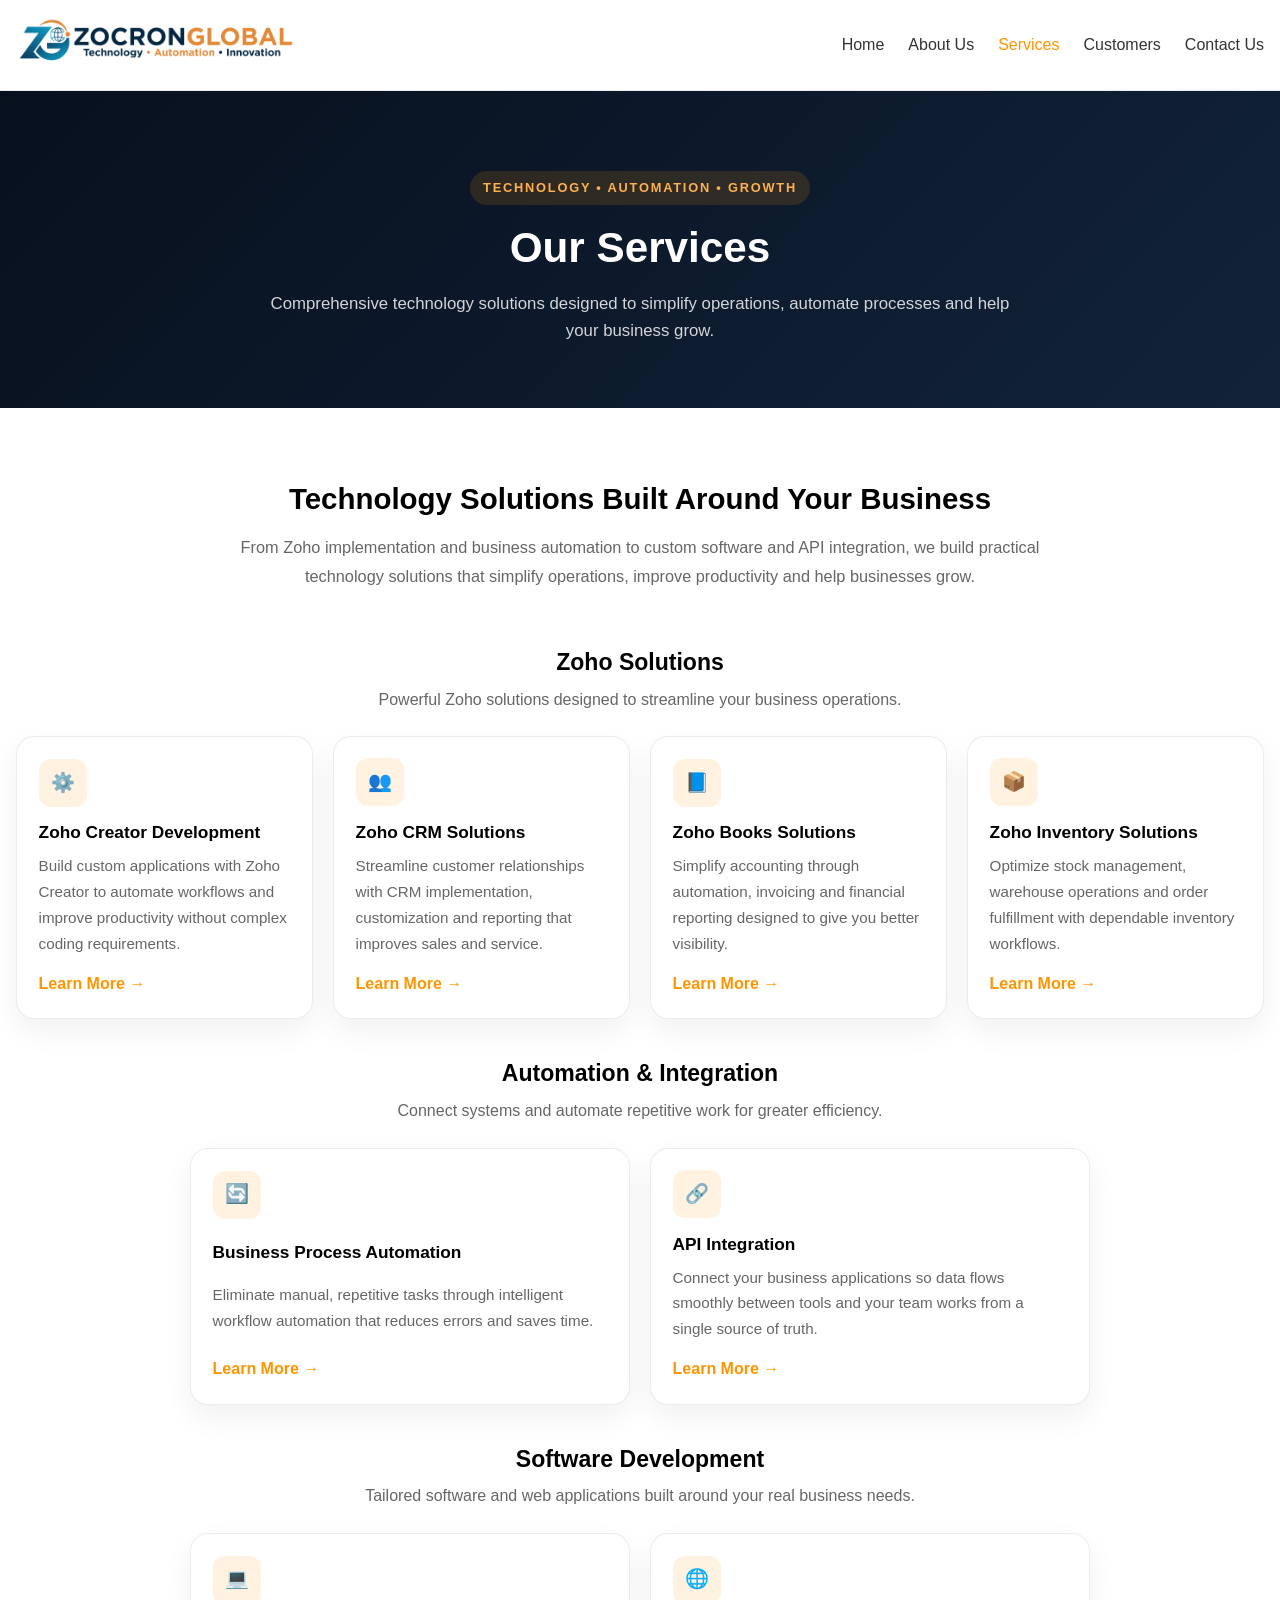
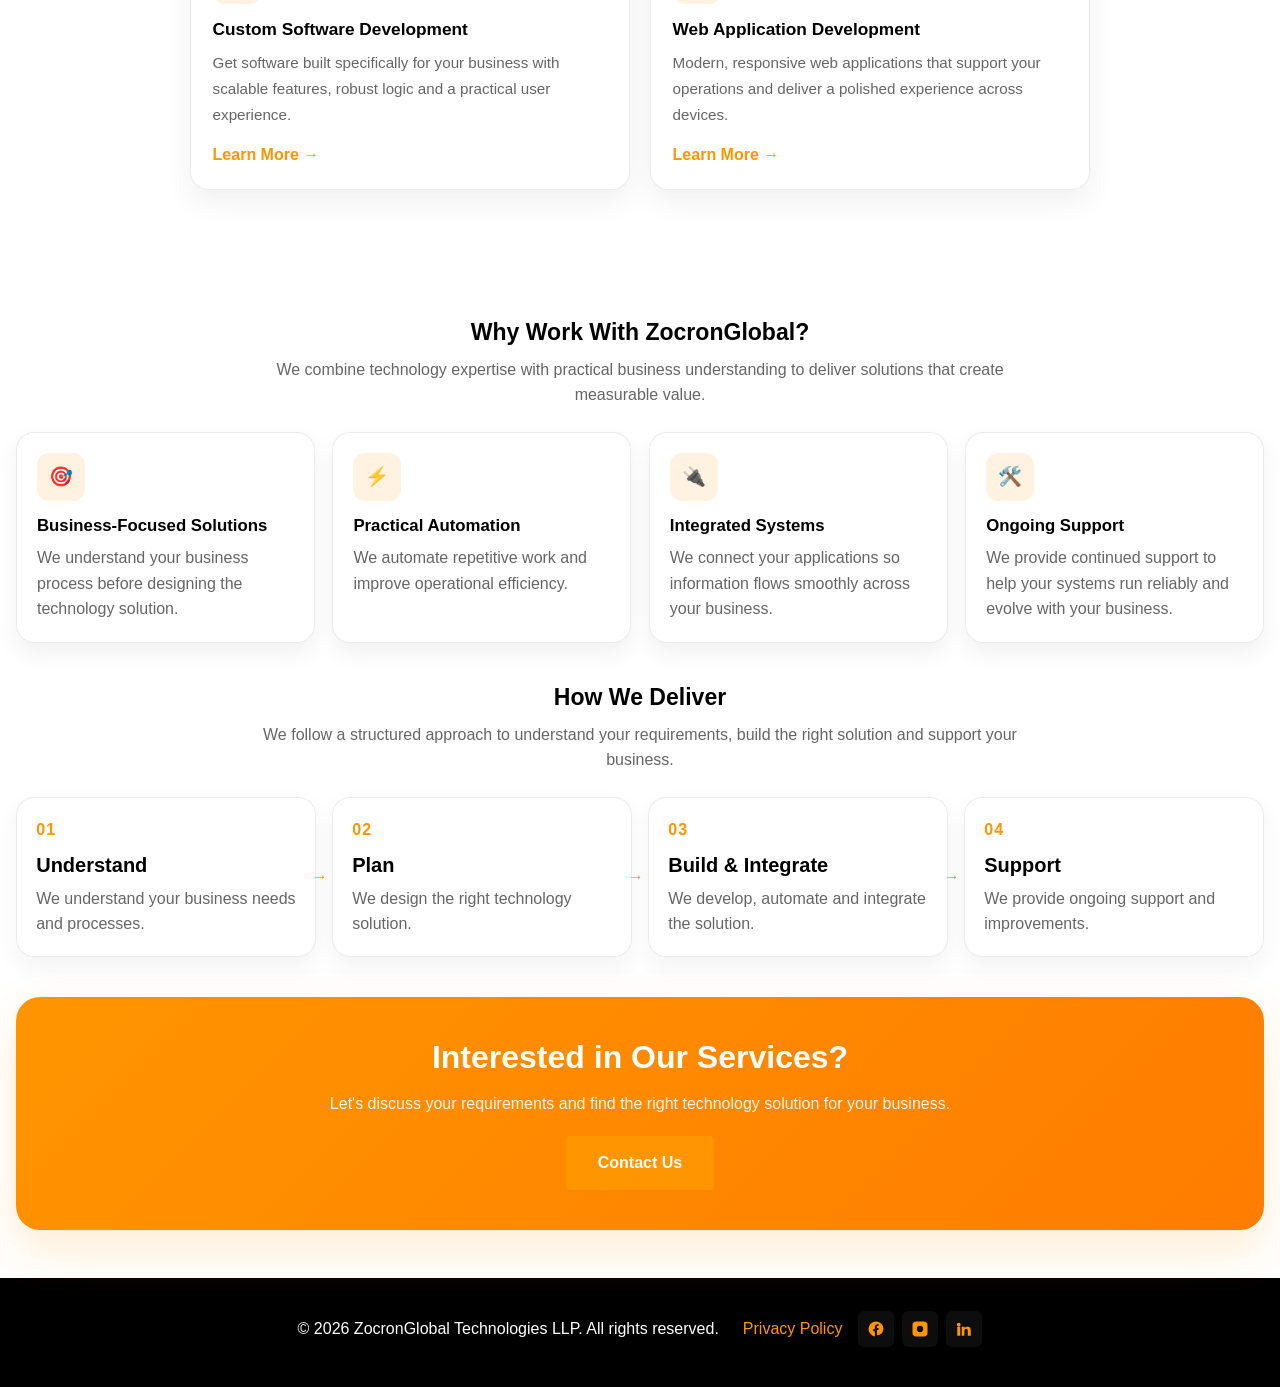
<file: services.html>
<!DOCTYPE html>
<html lang="en">
<head>
    <meta charset="UTF-8">
    <meta name="viewport" content="width=device-width, initial-scale=1.0">
    <title>Services - ZocronGlobal Technologies</title>
    <link rel="icon" type="image/png" href="images/favicon.png">
    <link rel="stylesheet" href="css/style.css">
    <link rel="stylesheet" href="css/components.css">
    <link href="https://unpkg.com/aos@3.0.0-beta.6/dist/aos.css" rel="stylesheet">
</head>
<body class="services-page">
    <!-- Header Navigation -->
    <header class="header services-header">
        <div class="container">
            <div class="nav-wrapper">
                <div class="logo">
                    <img src="images/logo.png" alt="ZocronGlobal Technologies LLP">
                </div>
                <nav class="nav">
                    <a href="index.html" class="nav-link">Home</a>
                    <a href="about.html" class="nav-link">About Us</a>
                    <a href="services.html" class="nav-link active">Services</a>
                    <a href="customers.html" class="nav-link">Customers</a>
                    <a href="contact.html" class="nav-link">Contact Us</a>
                </nav>
            </div>
        </div>
    </header>

    <main>
        <section class="services-hero" data-aos="fade-up">
            <div class="container">
                <div class="services-hero-content">
                    <span class="services-eyebrow">Technology • Automation • Growth</span>
                    <h1>Our Services</h1>
                    <p>Comprehensive technology solutions designed to simplify operations, automate processes and help your business grow.</p>
                </div>
            </div>
        </section>

        <section class="services-intro" data-aos="fade-up">
            <div class="container">
                <h2>Technology Solutions Built Around Your Business</h2>
                <p>From Zoho implementation and business automation to custom software and API integration, we build practical technology solutions that simplify operations, improve productivity and help businesses grow.</p>
            </div>
        </section>

        <section class="services-categories" data-aos="fade-up">
            <div class="container">
                <div class="services-category">
                    <div class="services-category-heading">
                        <h3>Zoho Solutions</h3>
                        <p>Powerful Zoho solutions designed to streamline your business operations.</p>
                    </div>
                    <div class="services-grid services-grid-4">
                        <article class="service-card" data-aos="fade-up" data-aos-delay="50">
                            <div class="service-icon" aria-hidden="true">⚙️</div>
                            <h4>Zoho Creator Development</h4>
                            <p>Build custom applications with Zoho Creator to automate workflows and improve productivity without complex coding requirements.</p>
                            <span class="service-link">Learn More →</span>
                        </article>
                        <article class="service-card" data-aos="fade-up" data-aos-delay="80">
                            <div class="service-icon" aria-hidden="true">👥</div>
                            <h4>Zoho CRM Solutions</h4>
                            <p>Streamline customer relationships with CRM implementation, customization and reporting that improves sales and service.</p>
                            <span class="service-link">Learn More →</span>
                        </article>
                        <article class="service-card" data-aos="fade-up" data-aos-delay="110">
                            <div class="service-icon" aria-hidden="true">📘</div>
                            <h4>Zoho Books Solutions</h4>
                            <p>Simplify accounting through automation, invoicing and financial reporting designed to give you better visibility.</p>
                            <span class="service-link">Learn More →</span>
                        </article>
                        <article class="service-card" data-aos="fade-up" data-aos-delay="140">
                            <div class="service-icon" aria-hidden="true">📦</div>
                            <h4>Zoho Inventory Solutions</h4>
                            <p>Optimize stock management, warehouse operations and order fulfillment with dependable inventory workflows.</p>
                            <span class="service-link">Learn More →</span>
                        </article>
                    </div>
                </div>

                <div class="services-category">
                    <div class="services-category-heading">
                        <h3>Automation &amp; Integration</h3>
                        <p>Connect systems and automate repetitive work for greater efficiency.</p>
                    </div>
                    <div class="services-grid services-grid-2">
                        <article class="service-card" data-aos="fade-up" data-aos-delay="50">
                            <div class="service-icon" aria-hidden="true">🔄</div>
                            <h4>Business Process Automation</h4>
                            <p>Eliminate manual, repetitive tasks through intelligent workflow automation that reduces errors and saves time.</p>
                            <span class="service-link">Learn More →</span>
                        </article>
                        <article class="service-card" data-aos="fade-up" data-aos-delay="80">
                            <div class="service-icon" aria-hidden="true">🔗</div>
                            <h4>API Integration</h4>
                            <p>Connect your business applications so data flows smoothly between tools and your team works from a single source of truth.</p>
                            <span class="service-link">Learn More →</span>
                        </article>
                    </div>
                </div>

                <div class="services-category">
                    <div class="services-category-heading">
                        <h3>Software Development</h3>
                        <p>Tailored software and web applications built around your real business needs.</p>
                    </div>
                    <div class="services-grid services-grid-2">
                        <article class="service-card" data-aos="fade-up" data-aos-delay="50">
                            <div class="service-icon" aria-hidden="true">💻</div>
                            <h4>Custom Software Development</h4>
                            <p>Get software built specifically for your business with scalable features, robust logic and a practical user experience.</p>
                            <span class="service-link">Learn More →</span>
                        </article>
                        <article class="service-card" data-aos="fade-up" data-aos-delay="80">
                            <div class="service-icon" aria-hidden="true">🌐</div>
                            <h4>Web Application Development</h4>
                            <p>Modern, responsive web applications that support your operations and deliver a polished experience across devices.</p>
                            <span class="service-link">Learn More →</span>
                        </article>
                    </div>
                </div>
            </div>
        </section>

        <section class="services-why" data-aos="fade-up">
            <div class="container">
                <div class="services-category-heading services-why-heading">
                    <h3>Why Work With ZocronGlobal?</h3>
                    <p>We combine technology expertise with practical business understanding to deliver solutions that create measurable value.</p>
                </div>
                <div class="services-why-grid">
                    <article class="services-why-card">
                        <div class="service-icon" aria-hidden="true">🎯</div>
                        <h4>Business-Focused Solutions</h4>
                        <p>We understand your business process before designing the technology solution.</p>
                    </article>
                    <article class="services-why-card">
                        <div class="service-icon" aria-hidden="true">⚡</div>
                        <h4>Practical Automation</h4>
                        <p>We automate repetitive work and improve operational efficiency.</p>
                    </article>
                    <article class="services-why-card">
                        <div class="service-icon" aria-hidden="true">🔌</div>
                        <h4>Integrated Systems</h4>
                        <p>We connect your applications so information flows smoothly across your business.</p>
                    </article>
                    <article class="services-why-card">
                        <div class="service-icon" aria-hidden="true">🛠️</div>
                        <h4>Ongoing Support</h4>
                        <p>We provide continued support to help your systems run reliably and evolve with your business.</p>
                    </article>
                </div>
            </div>
        </section>

        <section class="services-process" data-aos="fade-up">
            <div class="container">
                <div class="services-category-heading services-process-heading">
                    <h3>How We Deliver</h3>
                    <p>We follow a structured approach to understand your requirements, build the right solution and support your business.</p>
                </div>
                <div class="services-process-grid">
                    <div class="services-process-step">
                        <div class="services-step-number">01</div>
                        <h4>Understand</h4>
                        <p>We understand your business needs and processes.</p>
                    </div>
                    <div class="services-process-step">
                        <div class="services-step-number">02</div>
                        <h4>Plan</h4>
                        <p>We design the right technology solution.</p>
                    </div>
                    <div class="services-process-step">
                        <div class="services-step-number">03</div>
                        <h4>Build &amp; Integrate</h4>
                        <p>We develop, automate and integrate the solution.</p>
                    </div>
                    <div class="services-process-step">
                        <div class="services-step-number">04</div>
                        <h4>Support</h4>
                        <p>We provide ongoing support and improvements.</p>
                    </div>
                </div>
            </div>
        </section>

        <section class="services-cta" data-aos="fade-up">
            <div class="container">
                <div class="services-cta-box">
                    <h2>Interested in Our Services?</h2>
                    <p>Let's discuss your requirements and find the right technology solution for your business.</p>
                    <a href="contact.html" class="btn btn-primary">Contact Us</a>
                </div>
            </div>
        </section>
    </main>

    <!-- Footer -->
    <footer class="footer">
        <div class="container">
            <div class="footer-content">
                <p>&copy; 2026 ZocronGlobal Technologies LLP. All rights reserved.</p>
                <div class="footer-links">
                    <a href="privacy.html">Privacy Policy</a>
                    <div class="social-links">
                        <a href="https://facebook.example.com" class="social-link" target="_blank" rel="noopener noreferrer" aria-label="Facebook">
                            <svg viewBox="0 0 24 24" fill="currentColor" xmlns="http://www.w3.org/2000/svg"><path d="M22 12a10 10 0 10-11.5 9.9v-7h-2.2v-2.9h2.2V9.1c0-2.2 1.3-3.4 3.3-3.4.9 0 1.8.1 1.8.1v2h-1c-1 0-1.3.6-1.3 1.2v1.5h2.3l-.4 2.9h-1.9v7A10 10 0 0022 12z"/></svg>
                        </a>
                        <a href="https://www.instagram.com/zocronglobal/" class="social-link" target="_blank" rel="noopener noreferrer" aria-label="Instagram">
                            <svg viewBox="0 0 24 24" fill="currentColor" xmlns="http://www.w3.org/2000/svg"><path d="M7 2h10a5 5 0 015 5v10a5 5 0 01-5 5H7a5 5 0 01-5-5V7a5 5 0 015-5zm5 5.8a4.2 4.2 0 100 8.4 4.2 4.2 0 000-8.4zm5.2-.9a1.2 1.2 0 11-2.4 0 1.2 1.2 0 012.4 0z"/></svg>
                        </a>
                        <a href="https://www.linkedin.com/company/zocronglobal-technologies/" class="social-link" target="_blank" rel="noopener noreferrer" aria-label="LinkedIn">
                            <svg viewBox="0 0 24 24" fill="currentColor" xmlns="http://www.w3.org/2000/svg"><path d="M4.98 3.5a2.5 2.5 0 11.001 5.001A2.5 2.5 0 014.98 3.5zM3 9h4v12H3zM9 9h3.8v1.7h.1c.5-.9 1.7-1.8 3.5-1.8C20.6 8.9 21 11 21 14.2V21H17v-6.1c0-1.5-.1-3.4-2.1-3.4-2.1 0-2.4 1.6-2.4 3.3V21H9V9z"/></svg>
                        </a>
                    </div>
                </div>
            </div>
        </div>
    </footer>
    <script src="https://unpkg.com/aos@3.0.0-beta.6/dist/aos.js"></script>
    <script src="js/customers.js"></script>
</body>
</html>
</file>
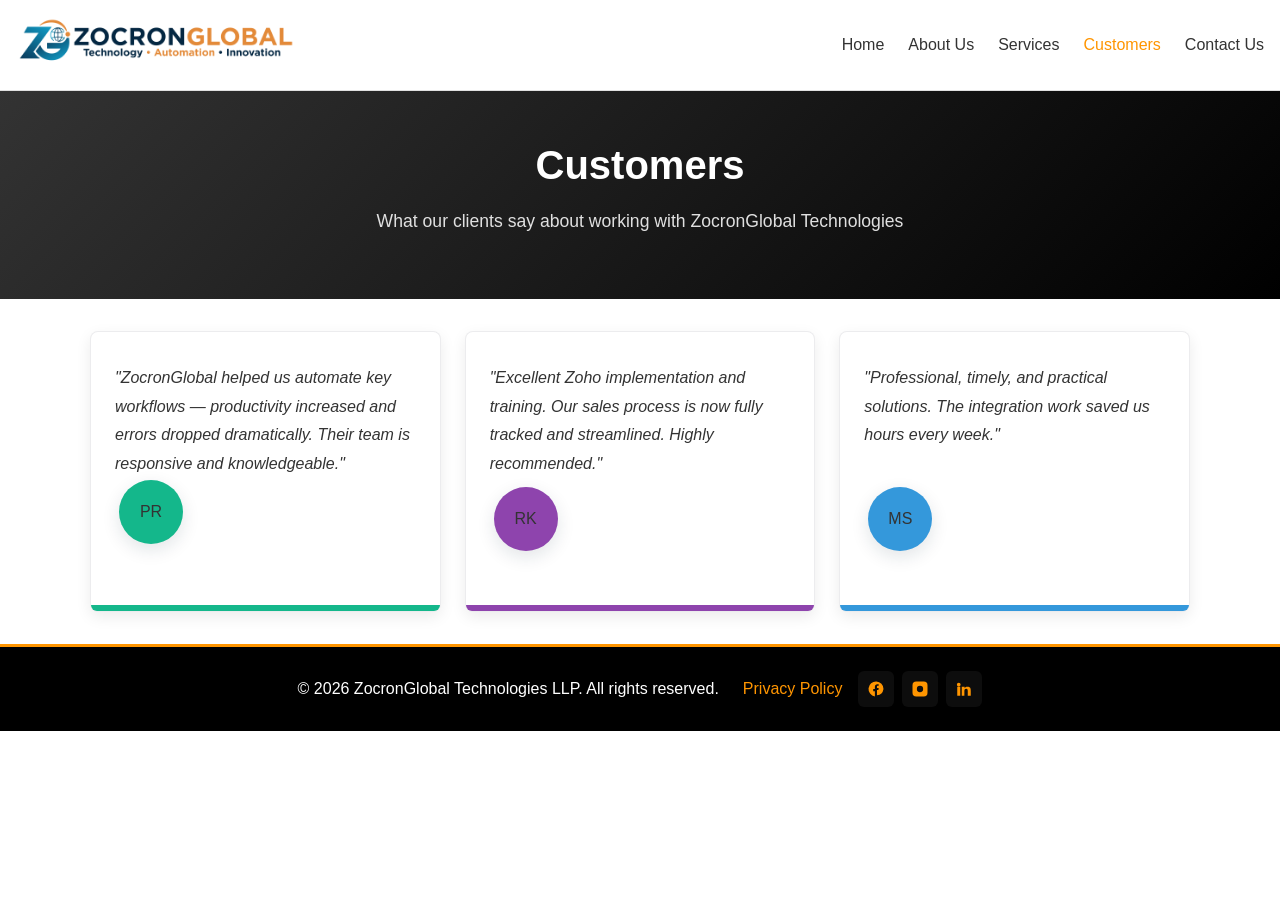
<file: testimonials.html>
<!DOCTYPE html>
<html lang="en">
<head>
    <meta charset="UTF-8">
    <meta name="viewport" content="width=device-width, initial-scale=1.0">
    <title>Testimonials - ZocronGlobal Technologies</title>
    <link rel="stylesheet" href="css/style.css">
    <link rel="stylesheet" href="css/components.css">
    <link rel="icon" type="image/png" href="images/favicon.png">
    <link href="https://unpkg.com/aos@3.0.0-beta.6/dist/aos.css" rel="stylesheet">
</head>
<body>
    <!-- Header Navigation -->
    <header class="header">
        <div class="container">
            <div class="nav-wrapper">
                <div class="logo">
                    <img src="images/logo.png" alt="ZocronGlobal Technologies LLP">
                </div>
                <nav class="nav">
                    <a href="index.html" class="nav-link">Home</a>
                    <a href="about.html" class="nav-link">About Us</a>
                    <a href="services.html" class="nav-link">Services</a>
                    <a href="customers.html" class="nav-link active">Customers</a>
                    <a href="contact.html" class="nav-link">Contact Us</a>
                </nav>
            </div>
        </div>
    </header>

    <!-- Page Header -->
    <section class="page-header" data-aos="fade-up">
        <div class="container">
            <h1>Customers</h1>
            <p>What our clients say about working with ZocronGlobal Technologies</p>
        </div>
    </section>

    <!-- Testimonials Section -->
    <section class="testimonials-section" data-aos="fade-up">
        <div class="container">
            <div class="testimonial-grid">
                <div class="testimonial-card" data-aos="fade-up" data-aos-delay="50">
                    <blockquote>
                        "ZocronGlobal helped us automate key workflows — productivity increased and errors dropped dramatically. Their team is responsive and knowledgeable."
                    </blockquote>
                    <div class="testimonial-bottom">
                        <div class="testimonial-avatar">PR</div>
                        <div class="testimonial-author">
                            <h4>Priya R.</h4>
                            <p>Operations Manager, Acme Retail</p>
                        </div>
                    </div>
                </div>

                <div class="testimonial-card" data-aos="fade-up" data-aos-delay="100">
                    <blockquote>
                        "Excellent Zoho implementation and training. Our sales process is now fully tracked and streamlined. Highly recommended."
                    </blockquote>
                    <div class="testimonial-bottom">
                        <div class="testimonial-avatar">RK</div>
                        <div class="testimonial-author">
                            <h4>Rajesh K.</h4>
                            <p>Head of Sales, BrightTech</p>
                        </div>
                    </div>
                </div>

                <div class="testimonial-card" data-aos="fade-up" data-aos-delay="150">
                    <blockquote>
                        "Professional, timely, and practical solutions. The integration work saved us hours every week."
                    </blockquote>
                    <div class="testimonial-bottom">
                        <div class="testimonial-avatar">MS</div>
                        <div class="testimonial-author">
                            <h4>Meera S.</h4>
                            <p>Founder, CraftWorks</p>
                        </div>
                    </div>
                </div>
            </div>
        </div>
    </section>

    <!-- Footer -->
    <footer class="footer">
        <div class="container">
            <div class="footer-content">
                <p>&copy; 2026 ZocronGlobal Technologies LLP. All rights reserved.</p>
                <div class="footer-links">
                    <a href="privacy.html">Privacy Policy</a>
                    <div class="social-links">
                        <a href="https://facebook.example.com" class="social-link" target="_blank" rel="noopener noreferrer" aria-label="Facebook">
                            <svg viewBox="0 0 24 24" fill="currentColor" xmlns="http://www.w3.org/2000/svg"><path d="M22 12a10 10 0 10-11.5 9.9v-7h-2.2v-2.9h2.2V9.1c0-2.2 1.3-3.4 3.3-3.4.9 0 1.8.1 1.8.1v2h-1c-1 0-1.3.6-1.3 1.2v1.5h2.3l-.4 2.9h-1.9v7A10 10 0 0022 12z"/></svg>
                        </a>
                        <a href="https://www.instagram.com/zocronglobal/" class="social-link" target="_blank" rel="noopener noreferrer" aria-label="Instagram">
                            <svg viewBox="0 0 24 24" fill="currentColor" xmlns="http://www.w3.org/2000/svg"><path d="M7 2h10a5 5 0 015 5v10a5 5 0 01-5 5H7a5 5 0 01-5-5V7a5 5 0 015-5zm5 5.8a4.2 4.2 0 100 8.4 4.2 4.2 0 000-8.4zm5.2-.9a1.2 1.2 0 11-2.4 0 1.2 1.2 0 012.4 0z"/></svg>
                        </a>
                        <a href="https://www.linkedin.com/company/zocronglobal-technologies/" class="social-link" target="_blank" rel="noopener noreferrer" aria-label="LinkedIn">
                            <svg viewBox="0 0 24 24" fill="currentColor" xmlns="http://www.w3.org/2000/svg"><path d="M4.98 3.5a2.5 2.5 0 11.001 5.001A2.5 2.5 0 014.98 3.5zM3 9h4v12H3zM9 9h3.8v1.7h.1c.5-.9 1.7-1.8 3.5-1.8C20.6 8.9 21 11 21 14.2V21H17v-6.1c0-1.5-.1-3.4-2.1-3.4-2.1 0-2.4 1.6-2.4 3.3V21H9V9z"/></svg>
                        </a>
                    </div>
                </div>
            </div>
        </div>
    </footer>
    <script src="https://unpkg.com/aos@3.0.0-beta.6/dist/aos.js"></script>
    <script src="js/customers.js"></script>
</body>
</html>
</file>
<file: css/style.css>
/* ===========================
   Global Styles
   =========================== */

* {
    margin: 0;
    padding: 0;
    box-sizing: border-box;
}

:root {
    --color-black: #000000;
    --color-white: #ffffff;
    --color-orange: #ff9500;
    --color-light-gray: #f5f5f5;
    --color-medium-gray: #666666;
    --color-dark-gray: #333333;
    --font-primary: 'Segoe UI', Tahoma, Geneva, Verdana, sans-serif;
    --spacing-xs: 0.5rem;
    --spacing-sm: 1rem;
    --spacing-md: 1rem;
    --spacing-lg: 1.5rem;
    --spacing-xl: 2rem;
    --shadow-lg: 0 24px 60px rgba(15, 23, 42, 0.18);
}

html {
    scroll-behavior: smooth;
}

body {
    font-family: var(--font-primary);
    line-height: 1.6;
    color: var(--color-dark-gray);
    background-color: var(--color-white);
}

.container {
    max-width: 1500px;
    margin: 0 auto;
    padding: 0 var(--spacing-md);
}

/* ===========================
   Typography
   =========================== */

h1, h2, h3, h4, h5, h6 {
    font-weight: 600;
    line-height: 1.3;
    margin-bottom: var(--spacing-md);
    color: var(--color-black);
}

h1 {
    font-size: 2.5rem;
}

h2 {
    font-size: 2rem;
}

h3 {
    font-size: 1.5rem;
}

h4 {
    font-size: 1.25rem;
}

p {
    margin-bottom: var(--spacing-md);
    color: var(--color-medium-gray);
    font-size: 1rem;
}

a {
    color: var(--color-orange);
    text-decoration: none;
    transition: color 0.3s ease;
}

a:hover {
    color: var(--color-black);
}

ul, ol {
    margin-left: 1.5rem;
    margin-bottom: var(--spacing-md);
}

li {
    margin-bottom: 0.5rem;
    color: var(--color-medium-gray);
}

/* ===========================
   Buttons
   =========================== */

.btn {
    display: inline-block;
    padding: 0.875rem 2rem;
    border-radius: 4px;
    font-weight: 600;
    text-decoration: none;
    transition: all 0.3s ease;
    cursor: pointer;
    border: none;
    font-size: 1rem;
}

.btn-primary {
    background-color: var(--color-orange);
    color: var(--color-white);
}

.btn-primary:hover {
    background-color: var(--color-black);
    color: var(--color-white);
}

.btn-secondary {
    background-color: transparent;
    color: var(--color-orange);
    border: 2px solid var(--color-orange);
}

.btn-secondary:hover {
    background-color: var(--color-orange);
    color: var(--color-white);
    border-color: var(--color-orange);
}

/* ===========================
   Header & Navigation
   =========================== */

.header {
    background-color: var(--color-white);
    border-bottom: 1px solid #e0e0e0;
    position: sticky;
    top: 0;
    z-index: 100;
    padding: var(--spacing-md) 0;
}

.nav-wrapper {
    display: flex;
    justify-content: space-between;
    align-items: center;
}

.logo img {
    height: 50px;
    width: auto;
    transition: transform 0.3s ease;
}

.logo img:hover {
    transform: scale(1.05);
}

.nav {
    display: flex;
    gap: var(--spacing-lg);
    align-items: center;
}

.nav-link {
    color: var(--color-dark-gray);
    font-weight: 500;
    transition: color 0.3s ease;
    text-decoration: none;
}

.nav-link:hover,
.nav-link.active {
    color: var(--color-orange);
}

/* ===========================
   Hero Section
   =========================== */

.hero {
    background: linear-gradient(135deg, var(--color-dark-gray) 0%, var(--color-black) 100%);
    color: var(--color-white);
    padding: 4rem var(--spacing-md);
    text-align: center;
}

.hero-content {
    max-width: 800px;
    margin: 0 auto;
}

.hero-headline {
    font-size: 3rem;
    margin-bottom: var(--spacing-md);
    color: var(--color-white);
}

.hero-subheadline {
    font-size: 1.25rem;
    margin-bottom: var(--spacing-lg);
    color: #e0e0e0;
}

.hero-buttons {
    display: flex;
    gap: var(--spacing-md);
    justify-content: center;
    flex-wrap: wrap;
}

/* ===========================
   Page Header
   =========================== */

.page-header {
    background: linear-gradient(135deg, var(--color-dark-gray) 0%, var(--color-black) 100%);
    color: var(--color-white);
    padding: 3rem var(--spacing-md);
    text-align: center;
}

.page-header h1 {
    color: var(--color-white);
    margin-bottom: var(--spacing-md);
}

.page-header p {
    font-size: 1.1rem;
    color: #e0e0e0;
}

/* ===========================
   Sections
   =========================== */

.intro {
    padding: var(--spacing-xl) var(--spacing-md);
    background-color: var(--color-light-gray);
    text-align: center;
}

.intro h2 {
    margin-bottom: var(--spacing-lg);
}

.intro p {
    max-width: 700px;
    margin: 0 auto var(--spacing-md);
    font-size: 1.1rem;
}

/* ===========================
   Services Overview
   =========================== */

.services-overview {
    padding: var(--spacing-xl) var(--spacing-md);
}

.services-overview h2 {
    text-align: center;
    margin-bottom: var(--spacing-xl);
}

.services-grid {
    display: grid;
    grid-template-columns: repeat(auto-fit, minmax(250px, 1fr));
    gap: var(--spacing-lg);
}

.service-card {
    background-color: var(--color-light-gray);
    padding: var(--spacing-lg);
    border-radius: 8px;
    border-left: 4px solid var(--color-orange);
    transition: all 0.3s ease;
}

.service-card:hover {
    transform: translateY(-5px);
    box-shadow: 0 5px 15px rgba(0, 0, 0, 0.1);
}

.service-card h3 {
    margin-bottom: var(--spacing-md);
    color: var(--color-black);
}

.service-card p {
    margin-bottom: 0;
    font-size: 0.95rem;
}

/* ===========================
   Why Choose Us
   =========================== */

.why-us {
    padding: var(--spacing-xl) var(--spacing-md);
    background-color: var(--color-light-gray);
}

.why-us h2 {
    text-align: center;
    margin-bottom: var(--spacing-xl);
}

.features-grid {
    display: grid;
    grid-template-columns: repeat(auto-fit, minmax(250px, 1fr));
    gap: var(--spacing-lg);
}

.feature {
    background-color: var(--color-white);
    padding: var(--spacing-lg);
    border-radius: 8px;
    text-align: center;
    transition: all 0.3s ease;
}

.feature:hover {
    box-shadow: 0 5px 15px rgba(0, 0, 0, 0.1);
}

.feature h3 {
    color: var(--color-orange);
    margin-bottom: var(--spacing-md);
}

.feature p {
    margin-bottom: 0;
}

/* ===========================
   Services Section (Full Page)
   =========================== */

.services-section {
    padding: var(--spacing-xl) var(--spacing-md);
}

.services-list {
    display: grid;
    grid-template-columns: repeat(auto-fit, minmax(300px, 1fr));
    gap: var(--spacing-lg);
}

.service-item {
    background-color: var(--color-light-gray);
    padding: var(--spacing-lg);
    border-radius: 8px;
    transition: all 0.3s ease;
}

.service-item:hover {
    background-color: #eeeeee;
    box-shadow: 0 5px 15px rgba(0, 0, 0, 0.1);
}

.service-item h3 {
    color: var(--color-black);
    margin-bottom: var(--spacing-md);
    border-bottom: 2px solid var(--color-orange);
    padding-bottom: var(--spacing-md);
}

.service-item p {
    margin-bottom: 0;
}

/* ===========================
   Call to Action
   =========================== */

.cta {
    background: linear-gradient(135deg, var(--color-orange) 0%, #ff7c00 100%);
    color: var(--color-white);
    padding: var(--spacing-xl) var(--spacing-md);
    text-align: center;
}

.cta h2 {
    color: var(--color-white);
    margin-bottom: var(--spacing-md);
}

.cta p {
    color: #f0f0f0;
    margin-bottom: var(--spacing-lg);
}

/* ===========================
   About Page
   =========================== */

.about-content {
    padding: 0;
    margin: 0 auto;
}

.about-content .container {
    max-width: 1100px;
    width: 100%;
    margin: 0 auto;
    padding: 0 24px;
}

.about-section {
    margin-bottom: 4rem;
}

.about-section h2 {
    color: var(--color-black);
    margin-bottom: var(--spacing-md);
    padding-bottom: 0.5rem;
    display: inline-block;
    width: 90%;
    max-width: 90%;
    border-bottom: 3px solid var(--color-orange);
}

.about-section p {
    margin-bottom: var(--spacing-md);
}

.service-grid,
.why-list {
    display: grid;
    grid-template-columns: repeat(auto-fit, minmax(240px, 1fr));
    gap: 24px;
    margin-top: 24px;
}

.service-card,
.why-item {
    background-color: var(--color-white);
    border: 1px solid rgba(15, 23, 42, 0.08);
    border-radius: 12px;
    box-shadow: 0 12px 28px rgba(15, 23, 42, 0.08);
    padding: var(--spacing-lg);
    display: flex;
    flex-direction: column;
    justify-content: space-between;
}

.service-card h3,
.why-item h3 {
    color: var(--color-orange);
    margin-bottom: 0.75rem;
}

.service-card p,
.why-item p {
    margin: 0;
    color: var(--color-medium-gray);
}

.why-item {
    min-height: 240px;
}

.team-description,
.about-content .container {
    max-width: 1100px;
}

@media (max-width: 767px) {
    .about-section {
        margin-bottom: 3rem;
    }

    .about-section h2 {
        width: 100%;
        max-width: 100%;
    }

    .about-content .container,
    .team-description {
        padding: 0 16px;
    }
}


/* ===========================
   Contact Page
   =========================== */

.contact-page .header {
    padding: 1rem 0;
    border-bottom: 1px solid rgba(15, 23, 42, 0.08);
    background-color: rgba(255, 255, 255, 0.97);
}

.contact-page .nav-link.active,
.contact-page .nav-link:hover {
    color: var(--color-orange);
}

.contact-page .contact-hero {
    background: linear-gradient(135deg, #06111f 0%, #10253d 100%);
    padding: 4.5rem 0 3.5rem;
    text-align: center;
}

.contact-page .contact-eyebrow {
    display: inline-flex;
    align-items: center;
    justify-content: center;
    padding: 0.45rem 0.8rem;
    border-radius: 999px;
    background: rgba(255, 149, 0, 0.14);
    color: #ffb04f;
    font-size: 0.8rem;
    font-weight: 700;
    letter-spacing: 0.14em;
    text-transform: uppercase;
    margin-bottom: 1rem;
}

.contact-page .contact-hero h1 {
    color: var(--color-white);
    font-size: clamp(2.2rem, 3.2vw, 2.9rem);
    margin-bottom: 0.8rem;
}

.contact-page .contact-hero p {
    color: rgba(255, 255, 255, 0.82);
    margin-bottom: 0;
    font-size: 1.05rem;
}

.contact-page .contact-section {
    padding: 4.5rem 0 2.5rem;
}

.contact-page .contact-wrapper {
    display: grid;
    grid-template-columns: 0.95fr 1.05fr;
    gap: 1.5rem;
    max-width: 1150px;
    margin: 0 auto;
    align-items: start;
}

.contact-page .contact-info {
    display: flex;
    flex-direction: column;
    gap: 1rem;
}

.contact-page .contact-intro-block {
    margin-bottom: 0.5rem;
}

.contact-page .contact-intro-block h2 {
    margin-bottom: 0.65rem;
    font-size: clamp(1.6rem, 2.2vw, 1.95rem);
}

.contact-page .contact-intro-block p {
    margin-bottom: 0;
    color: var(--color-medium-gray);
    line-height: 1.8;
}

.contact-page .contact-card {
    display: flex;
    gap: 0.9rem;
    padding: 1.2rem 1.2rem;
    background: var(--color-white);
    border: 1px solid rgba(15, 23, 42, 0.08);
    border-radius: 16px;
    box-shadow: 0 12px 28px rgba(15, 23, 42, 0.06);
}

.contact-page .contact-card-icon {
    width: 44px;
    height: 44px;
    display: inline-flex;
    align-items: center;
    justify-content: center;
    border-radius: 12px;
    background: rgba(255, 149, 0, 0.12);
    color: var(--color-orange);
    font-size: 1.15rem;
    flex-shrink: 0;
}

.contact-page .contact-card h3 {
    margin-bottom: 0.25rem;
    color: var(--color-black);
    font-size: 1rem;
}

.contact-page .contact-card a,
.contact-page .contact-card p {
    margin-bottom: 0;
    color: var(--color-medium-gray);
    line-height: 1.7;
}

.contact-page .contact-card a:hover {
    color: var(--color-orange);
}

.contact-page .contact-form-wrapper {
    display: flex;
    justify-content: center;
}

.contact-page .contact-form-card {
    width: 100%;
    background: var(--color-white);
    border: 1px solid rgba(15, 23, 42, 0.08);
    border-radius: 20px;
    padding: 0.95rem;
    box-shadow: 0 16px 36px rgba(15, 23, 42, 0.08);
    overflow: hidden;
}

.contact-page .contact-form-card h3 {
    margin-bottom: 0.6rem;
    color: var(--color-black);
    font-size: 1.2rem;
}

.contact-page .contact-form-card iframe {
    width: 100%;
    height: 580px;
    border: 0;
    display: block;
    overflow: hidden;
}

.contact-page .contact-whatsapp {
    padding: 0 0 2.5rem;
}

.contact-page .contact-whatsapp-box {
    max-width: 1150px;
    margin: 0 auto;
    background: #f8fafc;
    border: 1px solid rgba(15, 23, 42, 0.08);
    border-radius: 18px;
    padding: 1.25rem 1.4rem;
    display: flex;
    align-items: center;
    justify-content: space-between;
    gap: 1rem;
}

.contact-page .contact-whatsapp-box h3 {
    margin-bottom: 0.2rem;
    color: var(--color-black);
}

.contact-page .contact-whatsapp-box p {
    margin-bottom: 0;
    color: var(--color-medium-gray);
}

.contact-page .contact-whatsapp-btn {
    display: inline-flex;
    align-items: center;
    justify-content: center;
    padding: 0.8rem 1.15rem;
    background-color: #25d366;
    color: var(--color-white);
    border-radius: 999px;
    font-weight: 600;
    transition: transform 0.2s ease, background-color 0.2s ease;
}

.contact-page .contact-whatsapp-btn:hover {
    color: var(--color-white);
    background-color: #1fb857;
    transform: translateY(-2px);
}

.contact-page .contact-map {
    padding: 0 0 4rem;
}

.contact-page .contact-map-heading {
    max-width: 1150px;
    margin: 0 auto 1rem;
}

.contact-page .contact-map-heading h3 {
    margin-bottom: 0.35rem;
    color: var(--color-black);
}

.contact-page .contact-map-heading p {
    margin-bottom: 0;
    color: var(--color-medium-gray);
}

.contact-page .contact-map-frame {
    max-width: 1150px;
    margin: 0 auto;
    border-radius: 20px;
    overflow: hidden;
    border: 1px solid rgba(15, 23, 42, 0.08);
    box-shadow: 0 16px 36px rgba(15, 23, 42, 0.08);
}

.contact-page .contact-map-frame iframe {
    width: 100%;
    height: 320px;
    border: 0;
    display: block;
}

.contact-page .footer {
    padding: 2rem 0 2.5rem;
    background-color: #000000;
    border-top: 1px solid rgba(15, 23, 42, 0.06);
}

@media (max-width: 992px) {
    .contact-page .contact-wrapper {
        grid-template-columns: 1fr;
    }

    .contact-page .contact-whatsapp-box {
        flex-direction: column;
        align-items: flex-start;
    }
}

@media (max-width: 768px) {
    .contact-page .contact-hero {
        padding: 3.75rem 0 3rem;
    }

    .contact-page .contact-section {
        padding: 3.5rem 0 2rem;
    }

    .contact-page .contact-card {
        padding: 1rem;
    }
}

@media (max-width: 480px) {
    .contact-page .contact-whatsapp-box {
        padding: 1rem;
    }

    .contact-page .contact-map-frame iframe {
        height: 260px;
    }
}

/* ===========================
   Privacy Content
   =========================== */

.privacy-content {
    padding: var(--spacing-xl) var(--spacing-md);
    max-width: 900px;
    margin: 0 auto;
}

.policy-section {
    margin-bottom: var(--spacing-xl);
}

.policy-section h2 {
    color: var(--color-black);
    margin-bottom: var(--spacing-md);
    border-bottom: 3px solid var(--color-orange);
    padding-bottom: var(--spacing-md);
}

.policy-section ul {
    list-style: none;
    margin-left: 0;
}

.policy-section li {
    padding: 0.5rem 0;
    padding-left: 1.5rem;
    position: relative;
}

.policy-section li:before {
    content: "•";
    color: var(--color-orange);
    position: absolute;
    left: 0;
    font-weight: bold;
}

/* ===========================
   Testimonials
   =========================== */

.testimonials-section {
    padding: var(--spacing-xl) var(--spacing-md);
    background: transparent;
}

.testimonial-grid {
    display: grid;
    grid-template-columns: repeat(auto-fit, minmax(280px, 1fr));
    gap: var(--spacing-lg);
    max-width: 1100px;
    margin: 0 auto;
    align-items: stretch;
}

.testimonial-card {
    background-color: #ffffff;
    --band-height: 88px;
    padding: calc(var(--spacing-lg) + 0.5rem) var(--spacing-lg) calc(var(--band-height) + 1rem) var(--spacing-lg);
    border-radius: 12px;
    box-shadow: 0 12px 30px rgba(13, 38, 59, 0.08);
    position: relative;
    overflow: visible;
    min-height: 260px;
    display: flex;
    flex-direction: column;
    justify-content: space-between;
}

.testimonial-card::after {
    content: "";
    position: absolute;
    left: 0;
    right: 0;
    bottom: 0;
    height: var(--band-height);
    background: var(--color-orange);
    border-radius: 0 0 18px 18px;
    z-index: 1;
}

.testimonial-card blockquote {
    font-style: italic;
    color: var(--color-dark-gray);
    margin-bottom: 5rem;
    position: relative;
    z-index: 2;
}

.testimonial-bottom {
    display: flex;
    align-items: center;
    gap: 1rem;
    position: absolute;
    left: 0;
    right: 0;
    bottom: 0;
    z-index: 2;
    padding: 0.75rem var(--spacing-lg);
    box-sizing: border-box;
}

.testimonial-avatar {
    width: 64px;
    height: 64px;
    border-radius: 50%;
    display: flex;
    align-items: center;
    justify-content: center;
    overflow: hidden;
    box-shadow: 0 6px 18px rgba(13,38,59,0.12);
    transform: translateY(-75%);
    z-index: 3;
    flex-shrink: 0;
    margin-left: 0.25rem;
    background: rgba(255,255,255,0.06);
}

.testimonial-avatar img { width: 100%; height: 100%; display: block; border-radius: 50%; }

.avatar-wrap { position: relative; width: 64px; display: flex; align-items: center; justify-content: center; overflow: visible; }

.testimonial-author h4 {
    margin: 0 0 0.25rem 0;
    color: var(--color-white);
}

.testimonial-author p {
    margin: 0;
    color: rgba(255,255,255,0.9);
    font-size: 0.95rem;
}

/* Per-card colors to mimic example design */
.testimonial-grid .testimonial-card:nth-child(1)::after { background: #14b78b; }
.testimonial-grid .testimonial-card:nth-child(2)::after { background: #8e44ad; }
.testimonial-grid .testimonial-card:nth-child(3)::after { background: #3498db; }
.testimonial-grid .testimonial-card:nth-child(4)::after { background: #16a085; }
.testimonial-grid .testimonial-card:nth-child(5)::after { background: #e67e22; }
.testimonial-grid .testimonial-card:nth-child(6)::after { background: #2ecc71; }
.testimonial-grid .testimonial-card:nth-child(7)::after { background: #c0392b; }

.testimonial-grid .testimonial-card:nth-child(1) .testimonial-avatar { background: #14b78b; }
.testimonial-grid .testimonial-card:nth-child(2) .testimonial-avatar { background: #8e44ad; }
.testimonial-grid .testimonial-card:nth-child(3) .testimonial-avatar { background: #3498db; }
.testimonial-grid .testimonial-card:nth-child(4) .testimonial-avatar { background: #16a085; }
.testimonial-grid .testimonial-card:nth-child(5) .testimonial-avatar { background: #e67e22; }
.testimonial-grid .testimonial-card:nth-child(6) .testimonial-avatar { background: #2ecc71; }
.testimonial-grid .testimonial-card:nth-child(7) .testimonial-avatar { background: #c0392b; }

/* Make preview variant slightly smaller */
.testimonials-section.preview .testimonial-card { padding-bottom: 3.5rem; }

/* ===========================
   Footer
   =========================== */

.footer {
    background-color: var(--color-black);
    color: var(--color-white);
    padding: var(--spacing-lg) var(--spacing-md);
    text-align: center;
    border-top: 3px solid var(--color-orange);
}

.footer-content {
    max-width: 1200px;
    margin: 0 auto;
    display: flex;
    justify-content: center;
    gap: var(--spacing-lg);
    flex-wrap: wrap;
    align-items: center;
}

.footer-content p {
    margin-bottom: 0;
    color: var(--color-white);
}

.footer-content a {
    color: var(--color-orange);
    text-decoration: none;
    transition: color 0.3s ease;
}

.footer-content a:hover {
    color: var(--color-white);
}

/* Footer social icons */
.footer-links {
    display: flex;
    align-items: center;
    gap: 1rem;
}

.social-links {
    display: flex;
    gap: 0.5rem;
    align-items: center;
}

.social-link {
    display: inline-flex;
    width: 36px;
    height: 36px;
    align-items: center;
    justify-content: center;
    background: rgba(255,255,255,0.05);
    border-radius: 6px;
    color: var(--color-white);
    transition: transform 0.15s ease, background 0.15s ease;
}

.social-link svg { width: 18px; height: 18px; }

.social-link:hover { transform: translateY(-3px); background: rgba(255,255,255,0.12); }

/* ===========================
   Home Page Enhancements
   =========================== */

.home-page .header {
    padding: 1rem 0;
    border-bottom: 1px solid rgba(15, 23, 42, 0.08);
    background-color: rgba(255, 255, 255, 0.96);
    backdrop-filter: blur(8px);
}

.home-page .nav-link.active,
.home-page .nav-link:hover {
    color: var(--color-orange);
}

.home-page .home-hero {
    background: linear-gradient(135deg, #07111f 0%, #0f213a 60%, #142d4a 100%);
    padding: 5rem 0 4rem;
    position: relative;
    overflow: hidden;
}

.home-page .home-hero::before {
    content: "";
    position: absolute;
    inset: auto -8% -20% auto;
    width: 320px;
    height: 320px;
    border-radius: 50%;
    background: radial-gradient(circle, rgba(255, 149, 0, 0.18) 0%, rgba(255, 149, 0, 0) 70%);
    pointer-events: none;
}

.home-page .home-hero-layout {
    display: grid;
    grid-template-columns: 1.1fr 0.9fr;
    gap: 2.5rem;
    align-items: center;
}

.home-page .home-hero-content {
    max-width: 620px;
}

.home-page .home-eyebrow {
    display: inline-flex;
    align-items: center;
    gap: 0.45rem;
    padding: 0.45rem 0.8rem;
    border-radius: 999px;
    background: rgba(255, 149, 0, 0.14);
    color: #ffb04f;
    font-size: 0.8rem;
    font-weight: 700;
    letter-spacing: 0.14em;
    text-transform: uppercase;
    margin-bottom: 1rem;
}

.home-page .hero-headline {
    font-size: clamp(2.2rem, 3.6vw, 3.45rem);
    line-height: 1.08;
    color: var(--color-white);
    margin-bottom: 1rem;
}

.home-page .hero-subheadline {
    font-size: 1.06rem;
    line-height: 1.8;
    color: rgba(255, 255, 255, 0.8);
    margin-bottom: 2rem;
    max-width: 600px;
}

.home-page .home-hero-buttons {
    justify-content: flex-start;
}

.home-page .home-hero-visual {
    display: flex;
    justify-content: center;
}

.home-page .home-visual-card {
    width: min(100%, 430px);
    background: rgba(255, 255, 255, 0.08);
    border: 1px solid rgba(255, 255, 255, 0.16);
    border-radius: 24px;
    padding: 1.25rem;
    box-shadow: 0 25px 55px rgba(4, 10, 20, 0.28);
}

.home-page .home-visual-top {
    display: flex;
    justify-content: space-between;
    align-items: center;
    color: var(--color-white);
    font-size: 0.95rem;
    font-weight: 600;
    margin-bottom: 1rem;
}

.home-page .home-visual-pill {
    padding: 0.3rem 0.65rem;
    background: rgba(255, 149, 0, 0.2);
    color: #ffb04f;
    border-radius: 999px;
    font-size: 0.8rem;
}

.home-page .home-visual-panel {
    display: flex;
    gap: 0.9rem;
    padding: 0.75rem;
    background: rgba(255, 255, 255, 0.08);
    border-radius: 18px;
}

.home-page .home-visual-sidebar {
    display: flex;
    flex-direction: column;
    gap: 0.45rem;
    padding-top: 0.2rem;
}

.home-page .home-visual-dot {
    width: 10px;
    height: 10px;
    border-radius: 50%;
    background: rgba(255, 255, 255, 0.55);
}

.home-page .home-visual-main {
    flex: 1;
    display: grid;
    gap: 0.8rem;
}

.home-page .home-visual-chart {
    min-height: 120px;
    border-radius: 16px;
    background: linear-gradient(135deg, rgba(255, 149, 0, 0.8), rgba(255, 149, 0, 0.2));
    position: relative;
    overflow: hidden;
}

.home-page .home-visual-chart::before,
.home-page .home-visual-chart::after {
    content: "";
    position: absolute;
    border-radius: 999px;
    border: 2px solid rgba(255, 255, 255, 0.45);
}

.home-page .home-visual-chart::before {
    width: 170px;
    height: 170px;
    left: -10px;
    top: -20px;
}

.home-page .home-visual-chart::after {
    width: 100px;
    height: 100px;
    right: 10px;
    bottom: -20px;
}

.home-page .home-visual-row {
    display: grid;
    grid-template-columns: 1.2fr 0.8fr;
    gap: 0.75rem;
}

.home-page .home-visual-box {
    min-height: 54px;
    border-radius: 12px;
    background: rgba(255, 255, 255, 0.16);
    border: 1px solid rgba(255, 255, 255, 0.16);
}

.home-page .home-visual-box-accent {
    background: rgba(255, 149, 0, 0.26);
}

.home-page .home-visual-box-small {
    min-height: 42px;
}

.home-page .home-trusted,
.home-page .home-about,
.home-page .home-services,
.home-page .home-process,
.home-page .home-why,
.home-page .home-stats,
.home-page .home-cta {
    padding: 5rem 0;
}

.home-page .home-trusted {
    background: linear-gradient(180deg, #f8fafc 0%, #ffffff 100%);
}

.home-page .home-section-heading {
    text-align: center;
    max-width: 760px;
    margin: 0 auto 2.25rem;
}

.home-page .home-section-heading h2 {
    margin-bottom: 0.65rem;
    color: var(--color-black);
    font-size: clamp(1.7rem, 2.3vw, 2.2rem);
}

.home-page .home-section-heading p {
    margin-bottom: 0;
    color: var(--color-medium-gray);
    font-size: 1rem;
}

.home-page .home-logos {
    display: grid;
    grid-template-columns: repeat(5, minmax(0, 1fr));
    gap: 1rem;
}

.home-page .home-logo-card {
    display: flex;
    justify-content: center;
    align-items: center;
    min-height: 94px;
    border: 1px solid rgba(15, 23, 42, 0.08);
    border-radius: 16px;
    background-color: var(--color-white);
    box-shadow: 0 12px 28px rgba(15, 23, 42, 0.06);
    padding: 1rem;
}

.home-page .home-logo-card img {
    max-width: 100%;
    max-height: 72px;
    object-fit: contain;
    display: block;
}

.home-page .home-about-grid {
    display: grid;
    grid-template-columns: 1.05fr 0.95fr;
    gap: 2.5rem;
    align-items: center;
}

.home-page .home-about-media img {
    width: 100%;
    display: block;
    border-radius: 24px;
    box-shadow: 0 24px 60px rgba(15, 23, 42, 0.13);
}

.home-page .home-about-content h2 {
    margin-bottom: 0.9rem;
    font-size: clamp(1.7rem, 2.2vw, 2.15rem);
}

.home-page .home-about-content p {
    margin-bottom: 1.2rem;
    color: var(--color-medium-gray);
}

.home-page .home-highlights {
    list-style: none;
    padding: 0;
    margin: 0 0 1.5rem;
    display: grid;
    grid-template-columns: repeat(2, minmax(0, 1fr));
    gap: 0.75rem;
}

.home-page .home-highlights li {
    margin-bottom: 0;
    display: flex;
    align-items: center;
    gap: 0.5rem;
    padding: 0.7rem 0.9rem;
    border-radius: 999px;
    background: rgba(255, 149, 0, 0.1);
    color: var(--color-dark-gray);
    font-weight: 600;
}

.home-page .home-highlights li::before {
    content: "✓";
    color: var(--color-orange);
    font-weight: 700;
}

.home-page .home-services-grid {
    display: grid;
    grid-template-columns: repeat(4, minmax(0, 1fr));
    gap: 1.25rem;
}

.home-page .home-service-card,
.home-page .home-why-card {
    background-color: var(--color-white);
    border: 1px solid rgba(15, 23, 42, 0.08);
    border-radius: 18px;
    padding: 1.4rem;
    box-shadow: 0 12px 30px rgba(15, 23, 42, 0.06);
    transition: transform 0.3s ease, box-shadow 0.3s ease, border-color 0.3s ease;
}

.home-page .home-service-card:hover,
.home-page .home-why-card:hover {
    transform: translateY(-6px);
    box-shadow: 0 18px 40px rgba(15, 23, 42, 0.12);
    border-color: rgba(255, 149, 0, 0.35);
}

.home-page .home-service-icon {
    width: 48px;
    height: 48px;
    display: inline-flex;
    align-items: center;
    justify-content: center;
    border-radius: 12px;
    background: rgba(255, 149, 0, 0.12);
    color: var(--color-orange);
    margin-bottom: 0.9rem;
}

.home-page .home-service-icon svg {
    width: 22px;
    height: 22px;
}

.home-page .home-service-card h3,
.home-page .home-why-card h3,
.home-page .home-process-step h3 {
    margin-bottom: 0.6rem;
    color: var(--color-black);
}

.home-page .home-service-card p,
.home-page .home-why-card p,
.home-page .home-process-step p {
    margin-bottom: 0.95rem;
    color: var(--color-medium-gray);
}

.home-page .home-service-card a {
    color: var(--color-orange);
    font-weight: 600;
}

.home-page .home-process-grid {
    display: grid;
    grid-template-columns: repeat(4, minmax(0, 1fr));
    gap: 1rem;
}

.home-page .home-process-step {
    position: relative;
    background-color: var(--color-white);
    border: 1px solid rgba(15, 23, 42, 0.08);
    border-radius: 18px;
    padding: 1.35rem;
    box-shadow: 0 10px 24px rgba(15, 23, 42, 0.06);
}

.home-page .home-process-step:not(:last-child)::after {
    content: "→";
    position: absolute;
    right: -0.8rem;
    top: 50%;
    transform: translateY(-50%);
    color: var(--color-orange);
    font-weight: 700;
    font-size: 1.2rem;
}

.home-page .home-step-number {
    font-size: 1.2rem;
    font-weight: 700;
    color: var(--color-orange);
    margin-bottom: 0.65rem;
    letter-spacing: 0.08em;
}

.home-page .home-why-grid {
    display: grid;
    grid-template-columns: repeat(4, minmax(0, 1fr));
    gap: 1.25rem;
}

.home-page .home-stats-strip {
    display: grid;
    grid-template-columns: repeat(4, minmax(0, 1fr));
    gap: 1rem;
    background-color: var(--color-white);
    border: 1px solid rgba(15, 23, 42, 0.08);
    border-radius: 20px;
    padding: 1.4rem 1rem;
    box-shadow: 0 18px 40px rgba(15, 23, 42, 0.06);
}

.home-page .home-stat {
    text-align: center;
}

.home-page .home-stat strong {
    display: block;
    font-size: clamp(1.7rem, 2.6vw, 2.3rem);
    color: var(--color-orange);
    margin-bottom: 0.35rem;
}

.home-page .home-stat span {
    color: var(--color-dark-gray);
    font-weight: 600;
}

.home-page .home-cta-box {
    background: linear-gradient(135deg, var(--color-orange) 0%, #ff7c00 100%);
    border-radius: 24px;
    padding: 3rem 2rem;
    text-align: center;
    color: var(--color-white);
    box-shadow: 0 20px 50px rgba(255, 149, 0, 0.2);
}

.home-page .home-cta-box h2 {
    color: var(--color-white);
    margin-bottom: 0.75rem;
    font-size: clamp(1.7rem, 2.4vw, 2.25rem);
}

.home-page .home-cta-box p {
    color: rgba(255, 255, 255, 0.92);
    max-width: 640px;
    margin: 0 auto 1.5rem;
}

.home-page .footer {
    padding: 2rem 0 2.5rem;
    background-color: #000000;
    border-top: 1px solid rgba(15, 23, 42, 0.06);
}

/* ===========================
   Services Page Enhancements
   =========================== */

.services-page .header {
    padding: 1rem 0;
    border-bottom: 1px solid rgba(15, 23, 42, 0.08);
    background-color: rgba(255, 255, 255, 0.97);
}

.services-page .nav-link.active,
.services-page .nav-link:hover {
    color: var(--color-orange);
}

.services-page .services-hero {
    background: linear-gradient(135deg, #07101d 0%, #12233a 100%);
    padding: 5rem 0 4rem;
    text-align: center;
}

.services-page .services-hero-content {
    max-width: 760px;
    margin: 0 auto;
}

.services-page .services-eyebrow {
    display: inline-flex;
    align-items: center;
    justify-content: center;
    padding: 0.45rem 0.8rem;
    border-radius: 999px;
    background: rgba(255, 149, 0, 0.14);
    color: #ffb04f;
    font-size: 0.8rem;
    font-weight: 700;
    letter-spacing: 0.14em;
    text-transform: uppercase;
    margin-bottom: 1rem;
}

.services-page .services-hero h1 {
    color: var(--color-white);
    font-size: clamp(2.2rem, 3.3vw, 3rem);
    margin-bottom: 0.9rem;
}

.services-page .services-hero p {
    color: rgba(255, 255, 255, 0.82);
    font-size: 1.05rem;
    margin-bottom: 0;
}

.services-page .services-intro {
    padding: 4.5rem 0 1.5rem;
    text-align: center;
}

.services-page .services-intro .container {
    max-width: 860px;
}

.services-page .services-intro h2 {
    font-size: clamp(1.7rem, 2.3vw, 2.15rem);
    margin-bottom: 0.9rem;
}

.services-page .services-intro p {
    margin-bottom: 0;
    font-size: 1.02rem;
    line-height: 1.8;
}

.services-page .services-categories {
    padding: 2rem 0 3rem;
}

.services-page .services-category {
    margin-bottom: 2.5rem;
}

.services-page .services-category-heading {
    text-align: center;
    max-width: 760px;
    margin: 0 auto 1.5rem;
}

.services-page .services-category-heading h3 {
    font-size: clamp(1.35rem, 1.8vw, 1.7rem);
    margin-bottom: 0.55rem;
    color: var(--color-black);
}

.services-page .services-category-heading p {
    margin-bottom: 0;
    color: var(--color-medium-gray);
}

.services-page .services-grid {
    display: grid;
    gap: 1.25rem;
}

.services-page .services-grid-4 {
    grid-template-columns: repeat(4, minmax(0, 1fr));
}

.services-page .services-grid-2 {
    grid-template-columns: repeat(2, minmax(0, 1fr));
    max-width: 900px;
    margin: 0 auto;
}

.services-page .service-card {
    background-color: var(--color-white);
    border: 1px solid rgba(15, 23, 42, 0.08);
    border-radius: 18px;
    padding: 1.35rem;
    box-shadow: 0 12px 30px rgba(15, 23, 42, 0.06);
    transition: transform 0.25s ease, box-shadow 0.25s ease, border-color 0.25s ease;
}

.services-page .service-card:hover {
    transform: translateY(-6px);
    box-shadow: 0 18px 40px rgba(15, 23, 42, 0.12);
    border-color: rgba(255, 149, 0, 0.35);
}

.services-page .service-icon {
    width: 48px;
    height: 48px;
    display: inline-flex;
    align-items: center;
    justify-content: center;
    border-radius: 12px;
    background: rgba(255, 149, 0, 0.12);
    font-size: 1.2rem;
    margin-bottom: 0.9rem;
}

.services-page .service-card h4 {
    margin-bottom: 0.6rem;
    color: var(--color-black);
    font-size: 1.08rem;
}

.services-page .service-card p {
    margin-bottom: 0.9rem;
    color: var(--color-medium-gray);
    line-height: 1.7;
}

.services-page .service-link {
    color: var(--color-orange);
    font-weight: 600;
}

.services-page .services-why,
.services-page .services-process,
.services-page .services-cta {
    padding: 2.5rem 0 0;
}

.services-page .services-why-grid {
    display: grid;
    grid-template-columns: repeat(4, minmax(0, 1fr));
    gap: 1.1rem;
}

.services-page .services-why-card {
    background-color: var(--color-white);
    border: 1px solid rgba(15, 23, 42, 0.08);
    border-radius: 18px;
    padding: 1.25rem;
    box-shadow: 0 10px 24px rgba(15, 23, 42, 0.06);
}

.services-page .services-why-card h4 {
    margin-bottom: 0.5rem;
    font-size: 1.05rem;
    color: var(--color-black);
}

.services-page .services-why-card p {
    margin-bottom: 0;
}

.services-page .services-process-grid {
    display: grid;
    grid-template-columns: repeat(4, minmax(0, 1fr));
    gap: 1rem;
}

.services-page .services-process-step {
    background-color: var(--color-white);
    border: 1px solid rgba(15, 23, 42, 0.08);
    border-radius: 18px;
    padding: 1.2rem;
    position: relative;
    box-shadow: 0 10px 24px rgba(15, 23, 42, 0.05);
}

.services-page .services-process-step:not(:last-child)::after {
    content: "→";
    position: absolute;
    right: -0.8rem;
    top: 50%;
    transform: translateY(-50%);
    color: var(--color-orange);
    font-weight: 700;
}

.services-page .services-step-number {
    color: var(--color-orange);
    font-weight: 700;
    letter-spacing: 0.08em;
    margin-bottom: 0.6rem;
}

.services-page .services-process-step h4 {
    margin-bottom: 0.45rem;
    color: var(--color-black);
}

.services-page .services-process-step p {
    margin-bottom: 0;
}

.services-page .services-cta-box {
    background: linear-gradient(135deg, var(--color-orange) 0%, #ff7c00 100%);
    border-radius: 24px;
    padding: 2.5rem 2rem;
    text-align: center;
    color: var(--color-white);
    box-shadow: 0 20px 50px rgba(255, 149, 0, 0.18);
}

.services-page .services-cta-box h2 {
    color: var(--color-white);
    margin-bottom: 0.75rem;
}

.services-page .services-cta-box p {
    color: rgba(255, 255, 255, 0.92);
    margin-bottom: 1.25rem;
}

.services-page .footer {
    margin-top: 3rem;
    padding: 2rem 0 2.5rem;
    background-color: #000000;
    border-top: 1px solid rgba(15, 23, 42, 0.06);
}

/* ===========================
   Responsive Design
   =========================== */

@media (max-width: 992px) {
    .services-page .services-grid-4 {
        grid-template-columns: repeat(2, minmax(0, 1fr));
    }

    .services-page .services-why-grid,
    .services-page .services-process-grid {
        grid-template-columns: repeat(2, minmax(0, 1fr));
    }
}

@media (max-width: 768px) {
    .services-page .services-hero {
        padding: 4rem 0 3rem;
    }

    .services-page .services-grid-4,
    .services-page .services-grid-2,
    .services-page .services-why-grid,
    .services-page .services-process-grid {
        grid-template-columns: 1fr;
    }

    .services-page .services-process-step:not(:last-child)::after {
        display: none;
    }
}

@media (max-width: 480px) {
    .services-page .services-intro,
    .services-page .services-categories,
    .services-page .services-why,
    .services-page .services-process,
    .services-page .services-cta {
        padding-top: 2rem;
    }

    .services-page .services-cta-box {
        padding: 2rem 1rem;
    }
}

@media (max-width: 992px) {
    .home-page .home-hero-layout,
    .home-page .home-about-grid {
        grid-template-columns: 1fr;
    }

    .home-page .home-hero-content {
        max-width: none;
    }

    .home-page .home-logos {
        grid-template-columns: repeat(3, minmax(0, 1fr));
    }

    .home-page .home-services-grid,
    .home-page .home-why-grid,
    .home-page .home-process-grid,
    .home-page .home-stats-strip {
        grid-template-columns: repeat(2, minmax(0, 1fr));
    }
}

@media (max-width: 768px) {
    .home-page .home-hero {
        padding: 4rem 0 3rem;
    }

    .home-page .home-hero-buttons {
        flex-direction: column;
        align-items: stretch;
    }

    .home-page .home-hero-buttons .btn {
        width: 100%;
        text-align: center;
    }

    .home-page .home-logos {
        grid-template-columns: repeat(2, minmax(0, 1fr));
    }

    .home-page .home-services-grid,
    .home-page .home-why-grid,
    .home-page .home-process-grid,
    .home-page .home-stats-strip {
        grid-template-columns: 1fr;
    }

    .home-page .home-process-step:not(:last-child)::after {
        display: none;
    }

    .home-page .home-highlights {
        grid-template-columns: 1fr;
    }
}

@media (max-width: 480px) {
    .home-page .home-trusted,
    .home-page .home-about,
    .home-page .home-services,
    .home-page .home-process,
    .home-page .home-why,
    .home-page .home-stats,
    .home-page .home-cta {
        padding: 3.5rem 0;
    }

    .home-page .home-cta-box {
        padding: 2rem 1rem;
    }

    .home-page .home-logo-card {
        min-height: 78px;
    }
}

/* Tablet */
@media (max-width: 768px) {
    h1 {
        font-size: 2rem;
    }

    h2 {
        font-size: 1.5rem;
    }

    h3 {
        font-size: 1.25rem;
    }

    .hero-headline {
        font-size: 2rem;
    }

    .hero-subheadline {
        font-size: 1rem;
    }

    .hero {
        padding: 4rem var(--spacing-md);
    }

    .nav {
        gap: var(--spacing-md);
    }

    .nav-link {
        font-size: 0.9rem;
    }

    .hero-buttons {
        flex-direction: column;
        gap: var(--spacing-md);
    }

    .hero-buttons .btn {
        width: 100%;
    }

    .contact-wrapper {
        grid-template-columns: 1fr;
    }

    .services-grid,
    .features-grid,
    .services-list,
    .why-list {
        grid-template-columns: 1fr;
    }

    .footer-content {
        flex-direction: column;
        gap: var(--spacing-md);
    }

    /* Testimonial adjustments for tablet */
    .testimonial-grid {
        grid-template-columns: 1fr 1fr;
    }

    .testimonial-card {
        min-height: auto;
        --band-height: 80px;
        padding: calc(var(--spacing-md) + 0.5rem) var(--spacing-md) calc(var(--band-height) + 0.75rem) var(--spacing-md);
    }

    .testimonial-card::after {
        bottom: 0;
        height: 80px;
        transform: none;
    }

    .testimonial-avatar {
        width: 52px;
        height: 52px;
        transform: translateY(-60%);
    }

    .avatar-wrap { width: 52px; overflow: visible; }
}

/* Mobile */
@media (max-width: 480px) {
    .container {
        padding: 0 var(--spacing-sm);
    }

    h1 {
        font-size: 1.5rem;
    }

    h2 {
        font-size: 1.25rem;
    }

    h3 {
        font-size: 1rem;
    }

    .hero-headline {
        font-size: 1.5rem;
    }

    .hero-subheadline {
        font-size: 0.95rem;
    }

    .hero {
        padding: 3rem var(--spacing-sm);
    }

    .nav-wrapper {
        flex-direction: column;
        gap: var(--spacing-md);
    }

    .nav {
        gap: var(--spacing-md);
        flex-wrap: wrap;
        justify-content: center;
    }

    .logo img {
        height: 40px;
    }

    .page-header {
        padding: 2rem var(--spacing-sm);
    }

    .page-header h1 {
        font-size: 1.5rem;
    }

    .intro,
    .services-overview,
    .why-us,
    .services-section,
    .contact-section {
        padding: var(--spacing-lg) var(--spacing-sm);
    }

    .cta {
        padding: var(--spacing-lg) var(--spacing-sm);
    }

    .btn {
        padding: 0.75rem 1.5rem;
        font-size: 0.9rem;
    }

    .about-content,
    .privacy-content {
        padding: var(--spacing-lg) var(--spacing-sm);
    }

    .policy-section h2,
    .about-section h2 {
        font-size: 1.1rem;
    }

    /* Testimonial adjustments for mobile */
    .testimonial-grid {
        grid-template-columns: 1fr;
        gap: var(--spacing-md);
    }

    .testimonial-card {
        --band-height: 64px;
        padding: calc(var(--spacing-sm) + 0.5rem) var(--spacing-sm) calc(var(--band-height) + 0.6rem) var(--spacing-sm);
        border-radius: 10px;
        min-height: auto;
    }

    .testimonial-card::after {
        bottom: 0;
        height: var(--band-height);
        transform: none;
        border-bottom-left-radius: 16px;
        border-bottom-right-radius: 16px;
    }

    .testimonial-avatar {
        width: 44px;
        height: 44px;
        transform: translateY(-20%);
    }

    .testimonial-card blockquote {
        font-size: 0.95rem;
    }

    .social-link { width: 34px; height: 34px; }
    .social-link svg { width: 16px; height: 16px; }
}
</file>
<file: css/components.css>
/* Shared component styles migrated from customers.css - used across site */

.stats-section,
.trusted-clients,
.testimonials-section {
    padding: var(--spacing-xl) 0;
}

.stat-card,
.client-card,
.testimonial-card {
    background-color: var(--color-white);
    border: 1px solid rgba(15, 23, 42, 0.08);
    border-radius: 8px;
    box-shadow: 0 5px 15px rgba(0, 0, 0, 0.08);
    transition: transform 0.3s ease, box-shadow 0.3s ease;
}

.stat-card:hover,
.client-card:hover,
.testimonial-card:hover {
    transform: translateY(-5px);
    box-shadow: 0 12px 25px rgba(0, 0, 0, 0.12);
}

.stat-card .stat-title {
    font-size: 0.95rem;
    font-weight: 600;
    color: var(--color-medium-gray);
    text-transform: uppercase;
    letter-spacing: 0.1em;
    margin-bottom: 1rem;
}

.stat-card .stat-value {
    font-size: clamp(2.5rem, 4vw, 3rem);
    font-weight: 700;
    color: var(--color-orange);
    line-height: 1;
}

.client-card {
    /* Square client cards: centered logo with company name below */
    display: flex;
    flex-direction: column;
    align-items: center;
    justify-content: center;
    gap: 0.5rem;
    padding: var(--spacing-md);
    aspect-ratio: 1 / 1; /* keeps equal width & height */
    box-sizing: border-box;
    border-radius: 4px;
    box-shadow: 0 8px 20px rgba(15, 23, 42, 0.08);
    transition: transform 0.28s ease, box-shadow 0.28s ease;
    text-align: center;
}

.logo-frame {
    /* Larger logo container while preserving centered logos 
    width: 300px;
    height: 250px;*/
    border-radius: 4px;
    background-color: var(--color-light-gray);
    display: grid;
    place-items: center;
    overflow: hidden;
}
.country-flag {
    width: 22px;
    height: auto;
    margin-left: 6px;
    vertical-align: middle;
    border-radius: 2px;
}
.country-SL-flag {
    width: 26px;
    height: auto;
    margin-left: 6px;
    vertical-align: middle;
    border-radius: 2px;
}
.logo-frame img {
    /* Increase logo display size; keep aspect ratio and prevent distortion */
    /* width: 200px;
    height: auto;
    object-fit: contain;*/
    display: block; 
    width: 90%;
    max-width: 200px;
    height: auto;
    object-fit: contain;
}

.company-name {
    font-weight: 700;
    color: var(--color-dark-gray);
}

.quote-icon {
    font-size: 1.25rem;
    color: var(--color-orange);
    margin-bottom: 1.5rem;
    letter-spacing: 0.08em;
}

.testimonial-card blockquote {
    font-size: 1rem;
    color: var(--color-dark-gray);
    margin-bottom: 1.75rem;
    line-height: 1.8;
}

.testimonial-meta .testimonial-name {
    font-weight: 700;
    margin-bottom: 0.25rem;
}

.testimonial-meta .testimonial-role,
.testimonial-meta .testimonial-company {
    color: var(--color-medium-gray);
    font-size: 0.95rem;
}

.testimonial-company-logo {
    width: 56px;
    height: 56px;
    border-radius: 16px;
    background-color: rgba(11, 95, 165, 0.08);
    display: inline-flex;
    align-items: center;
    justify-content: center;
    overflow: hidden;
}

.testimonial-company-logo img {
    width: 52px;
    height: 52px;
    object-fit: contain;
}

/* Alignment and sizing fixes */
/* Statistics cards: identical size, padding, centered numbers */
.stats-grid {
    display: grid;
    gap: var(--spacing-lg);
    grid-template-columns: 1fr;
    align-items: stretch;
}

@media (min-width: 768px) {
    .stats-grid {
        grid-template-columns: repeat(2, 1fr);
    }
}

@media (min-width: 992px) {
    .stats-grid {
        grid-template-columns: repeat(3, 1fr);
    }
}

.stat-card {
    /* Square statistic cards: width controls height for consistent squares */
    aspect-ratio: 1 / 1;
    min-height: 160px;
    padding: var(--spacing-md);
    border-radius: 4px; /* small radius for square appearance */
    box-shadow: 0 8px 20px rgba(15, 23, 42, 0.08);
    display: flex;
    flex-direction: column;
    justify-content: center;
    align-items: center;
    text-align: center;
    transition: transform 0.28s ease, box-shadow 0.28s ease;
}

.stat-card .stat-value {
    display: flex;
    align-items: center;
    justify-content: center;
}

/* Company logo cards: fixed square cards, centered name */
.clients-grid {
    display: grid;
    gap: var(--spacing-lg);
    grid-template-columns: repeat(2, 1fr);
}

@media (min-width: 768px) {
    .clients-grid {
        grid-template-columns: repeat(3, 1fr);
    }
}

@media (min-width: 1200px) {
    .clients-grid {
        grid-template-columns: repeat(5, 1fr);
    }
}

/* Customers page specific layout overrides (only affects body.customers-page) */
body.customers-page .clients-grid {
    grid-template-columns: repeat(2, 1fr);
}

@media (min-width: 768px) {
    body.customers-page .clients-grid {
        grid-template-columns: repeat(3, 1fr);
    }
}

@media (min-width: 1200px) {
    /* desktop: 4 columns so 7 items appear as 4 + 3 */
    body.customers-page .clients-grid {
        grid-template-columns: repeat(5, 1fr);
    }
}

/* Testimonials layout: ensure seventh card centers on its own row on desktop */
body.customers-page .testimonials-grid {
    grid-template-columns: 1fr;
}

@media (min-width: 992px) {
    body.customers-page .testimonials-grid {
        grid-template-columns: repeat(3, 1fr);
    }
    body.customers-page .testimonials-grid .testimonial-card:nth-child(7) {
        grid-column: 2 / 3;
        justify-self: center;
        max-width: 420px;
    }
}

.client-card {
    display: flex;
    flex-direction: column;
    align-items: center;
    justify-content: center;
    gap: 0.5rem;
    padding: var(--spacing-md);
    box-sizing: border-box;
    text-align: center;
}

.logo-frame {
    /* width: 300px;
    height: 250px;*/
    border-radius: 4px; 
    max-width: 100%;
    height: auto;
    object-fit: contain;
}

.company-name {
    font-weight: 700;
    color: var(--color-dark-gray);
    display: block;
    margin-top: 0.5rem;
}

/* Testimonials: equal height cards using flexbox and bottom accent strip */
.testimonials-grid {
    display: grid;
    gap: var(--spacing-lg);
    grid-template-columns: 1fr;
}

@media (min-width: 992px) {
    .testimonials-grid {
        grid-template-columns: repeat(4, 1fr);
    }
}

/* stronger hover for client and stat cards while preserving testimonial hover */
.stat-card:hover,
.client-card:hover {
    transform: translateY(-8px);
    box-shadow: 0 18px 45px rgba(15, 23, 42, 0.16);
}

/* Founder card sizing and centering for About page */
.leadership-section .founder-card {
    width: 92%;
    max-width: 1100px;
    margin: 0 auto;
    padding: 48px;
    box-sizing: border-box;
    display: flex;
    align-items: center;
    justify-content: center;
    text-align: left;
    position: relative;
}

.leadership-section .founder-card-inner {
    display: flex;
    align-items: center;
    gap: calc(var(--spacing-lg) * 2);
    width: 100%;
}

.leadership-section .founder-card .founder-photo-frame {
    width: 250px;
    height: 250px;
    border-radius: 50%;
    overflow: hidden;
    border: 5px solid var(--color-white);
    box-shadow: 0 20px 40px rgba(15, 23, 42, 0.14);
    flex-shrink: 0;
    transform: translateX(-10px);
}

.leadership-section .founder-card .founder-photo {
    width: 100%;
    height: 100%;
    object-fit: cover;
    object-position: center;
    display: block;
}

.leadership-section .founder-card .founder-content {
    display: flex;
    flex-direction: column;
    gap: var(--spacing-lg);
    min-width: 0;
}

.leadership-section .founder-card .founder-badges {
    display: flex;
    flex-wrap: wrap;
    gap: 0.75rem;
}

.leadership-section .founder-card .founder-badge {
    display: inline-flex;
    align-items: center;
    gap: 0.5rem;
    padding: 0.65rem 1rem;
    background-color: rgba(255, 149, 0, 0.12);
    color: var(--color-orange);
    font-weight: 600;
    font-size: 0.95rem;
    border-radius: 999px;
    line-height: 1.2;
}

@media (max-width: 1199px) and (min-width: 768px) {
    .leadership-section .founder-card {
        width: 90%;
        padding: calc(var(--spacing-md) * 1.5);
    }

    .leadership-section .founder-card .founder-photo-frame {
        width: 190px;
        height: 190px;
        transform: none;
    }
}

@media (max-width: 767px) {
    .leadership-section .founder-card {
        width: 100%;
        padding: var(--spacing-md);
        align-items: center;
    }

    .leadership-section .founder-card-inner {
        flex-direction: column;
        align-items: center;
        text-align: center;
    }

    .leadership-section .founder-card .founder-content {
        align-items: center;
    }

    .leadership-section .founder-card .founder-badges {
        justify-content: center;
    }

    .leadership-section .founder-card .founder-photo-frame {
        width: 170px;
        height: 170px;
        margin-bottom: var(--spacing-md);
        transform: none;
    }
}

body.about-page .container {
    max-width: 1200px;
    padding: 0 24px;
}

body.about-page .stats-section,
body.about-page .leadership-section,
body.about-page .team-section,
body.about-page .about-content {
    padding-top: 1.75rem;
    padding-bottom: 1.75rem;
}

body.about-page .leadership-section .container,
body.about-page .team-section .container,
body.about-page .about-content .container {
    max-width: 1200px;
}

body.about-page .about-content .about-section {
    margin-bottom: 1.25rem;
}

body.about-page .about-content .about-section:last-child {
    margin-bottom: 0;
}

body.about-page .team-section .container {
    max-width: 1200px;
}

.team-section .team-description {
    max-width: 840px;
    margin: 0 auto 2rem;
    padding: 0;
    text-align: center;
}

.team-grid {
    display: grid;
    grid-template-columns: repeat(3, minmax(0, 1fr));
    gap: 2rem;
    align-items: start;
}

.team-member {
    text-align: center;
    padding: 0.5rem 0;
}

.team-member img {
    width: 170px;
    height: 170px;
    object-fit: cover;
    border-radius: 50%;
    display: block;
    margin: 0 auto 1rem;
    box-shadow: 0 16px 32px rgba(15, 23, 42, 0.14);
    border: 4px solid var(--color-white);
    transition: transform 0.3s ease, box-shadow 0.3s ease;
}

.team-member:hover img {
    transform: translateY(-6px) scale(1.02);
    box-shadow: 0 20px 40px rgba(15, 23, 42, 0.18);
}

.team-member h3 {
    margin-bottom: 0.35rem;
    color: var(--color-black);
    font-size: 1.1rem;
    font-weight: 700;
}

.team-member .team-role {
    margin: 0;
    color: var(--color-orange);
    font-size: 0.95rem;
    font-weight: 600;
}

@media (max-width: 991px) {
    .team-grid {
        grid-template-columns: repeat(2, minmax(0, 1fr));
        gap: 1.5rem;
    }
}

@media (max-width: 767px) {
    .team-grid {
        grid-template-columns: 1fr;
        gap: 1.25rem;
    }

    .team-member img {
        width: 150px;
        height: 150px;
    }
}


.testimonial-card::after {
    content: "";
    position: absolute;
    left: 0;
    right: 0;
    bottom: 0;
    height: 6px;
    background: var(--color-orange);
    border-bottom-left-radius: 12px;
    border-bottom-right-radius: 12px;
}

.testimonial-meta {
    margin-top: 1rem;
}

/* Ensure headings align with left edge of cards */
.stats-section h2,
.trusted-clients h2,
.testimonials-section h2 {
    margin: 0 0 var(--spacing-md) 0;
}

/* Keep vertical rhythm consistent */
.stats-section,
.trusted-clients,
.testimonials-section {
    padding-top: var(--spacing-xl);
    padding-bottom: var(--spacing-xl);
}

/* Page-specific grids (do not override global layout selectors) */
.stats-grid {
    display: grid;
    grid-template-columns: repeat(auto-fit, minmax(180px, 1fr));
    gap: var(--spacing-lg);
    align-items: stretch;
}

.clients-grid {
    display: grid;
    gap: var(--spacing-lg);
    grid-template-columns: repeat(2, 1fr);
}

@media (max-width: 480px) {
  .clients-grid {
   /* grid-template-columns: 1fr; /* single column */
    grid-template-columns: 1fr; /* single column */
    justify-items: center;
  }
  .client-card {
    width: 90%;
    /*max-width: 300px;*/
  }
}
@media (max-width: 576px) {
  .clients-grid {
    grid-template-columns: 1fr;   /* one logo per row */
    justify-items: center;        /* center each card */
  }

  .client-card {
    width: 90%;                   /* shrink card width */
    max-width: 240px;             /* prevent oversized logos */
    margin: 0 auto;               /* center horizontally */
  }

  .logo-frame {
    width: 100%;                  /* responsive width */
    max-width: 160px;             /* smaller logo frame */
    height: auto;
  }

  .logo-frame img {
    max-width: 100%;
    height: auto;
    object-fit: contain;
  }
}


@media (min-width: 1200px) {
    .clients-grid {
       /* grid-template-columns: repeat(5, 1fr); */
       grid-template-columns: 1fr; /* single column */
    justify-items: center;
    }
}

.testimonials-grid {
    display: grid;
    gap: var(--spacing-lg);
    grid-template-columns: 1fr;
}

@media (min-width: 992px) {
    .testimonials-grid {
        grid-template-columns: repeat(3, 1fr);
    }
}
@media (max-width: 576px) {
  body.customers-page .clients-grid {
    grid-template-columns: 1fr !important;  /* override all other rules */
    justify-items: center;
  }

  body.customers-page .client-card {
    width: 90%;
    max-width: 240px;
    margin: 0 auto;
  }

  body.customers-page .logo-frame {
    width: 100%;
    max-width: 160px;
    height: auto;
  }

  body.customers-page .logo-frame img {
    max-width: 100%;
    height: auto;
    object-fit: contain;
  }
}
@media (max-width: 767px) {
  body.customers-page .clients-grid {
    display: grid;
    grid-template-columns: 1fr !important; /* one logo per row */
    justify-items: center;
  }

  body.customers-page .client-card {
    width: 95%;
    max-width: 260px;
    margin: 0 auto;
  }

  body.customers-page .logo-frame {
    width: 100%;
    max-width: 180px;
    height: auto;
  }

  body.customers-page .logo-frame img {
    max-width: 100%;
    height: auto;
    object-fit: contain;
  }
}
@media (min-width: 768px) {
    .clients-grid {
       /* grid-template-columns: repeat(3, 1fr);*/
       grid-template-columns: 1fr; /* single column */
    justify-items: center;
    }
}
</file>
